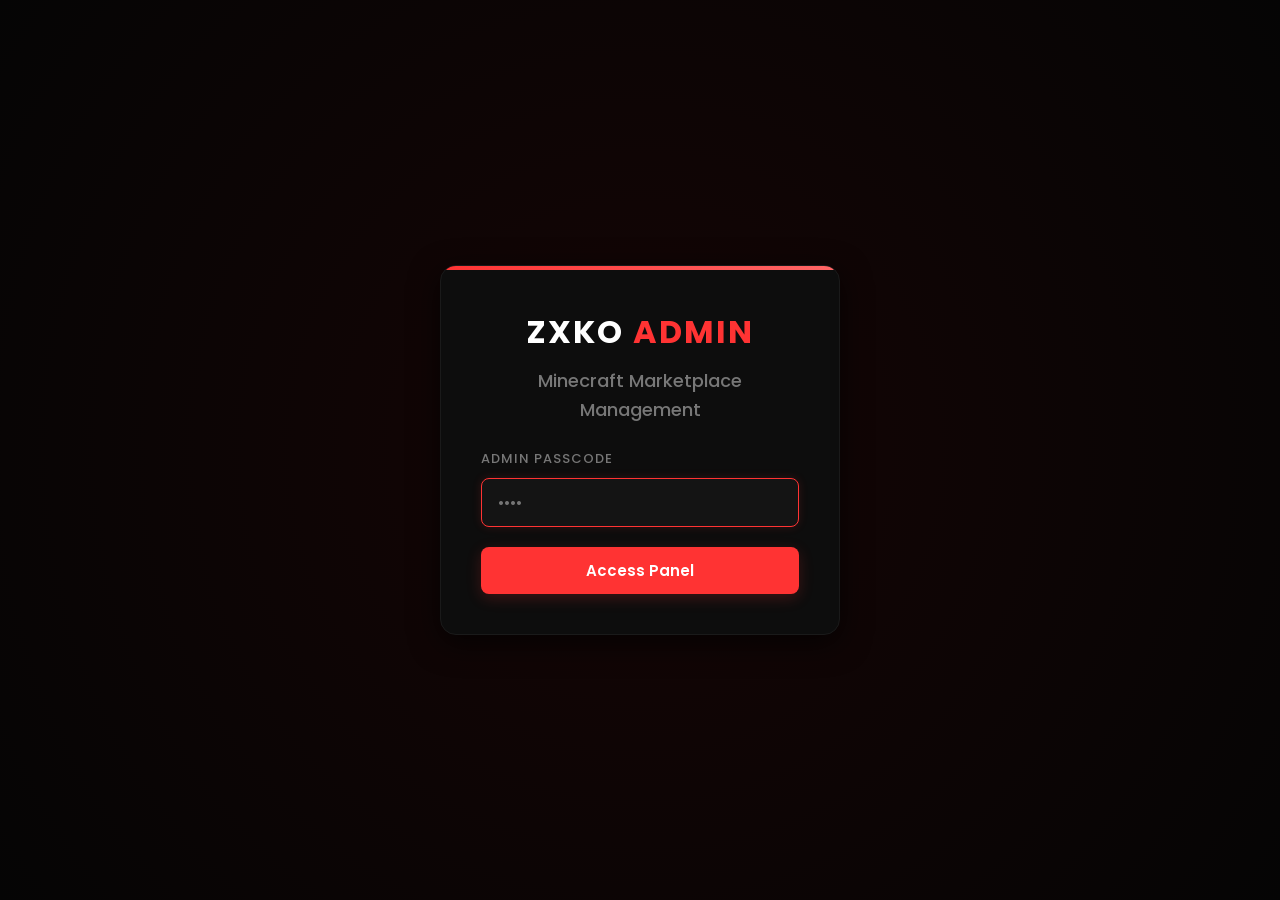
<file: admin.html>
<!DOCTYPE html>
<html lang="en">
<head>
    <meta charset="UTF-8">
    <meta name="viewport" content="width=device-width, initial-scale=1.0">
    <title>ZXKO Marketplace - Admin Dashboard</title>
    <!-- Google Fonts -->
    <link rel="preconnect" href="https://fonts.googleapis.com">
    <link href="https://fonts.googleapis.com/css2?family=Poppins:wght@300;400;500;600;700&display=swap" rel="stylesheet">
    <style>
        :root {
            --bg-color: #050505;
            --card-bg: #0d0d0d;
            --card-border: #1a1a1a;
            --accent-color: #ff3333;
            --accent-hover: #e60000;
            --text-color: #e0e0e0;
            --text-muted: #777777;
            --input-bg: #141414;
            --input-border: #222222;
            --shadow: 0 8px 30px rgba(0, 0, 0, 0.7);
            --neon-glow: 0 0 15px rgba(255, 51, 51, 0.35);
        }

        * {
            box-sizing: border-box;
            margin: 0;
            padding: 0;
        }

        body {
            font-family: 'Poppins', sans-serif;
            background-color: var(--bg-color);
            color: var(--text-color);
            line-height: 1.6;
            overflow-x: hidden;
        }

        /* Login Screen */
        #login-screen {
            position: fixed;
            top: 0;
            left: 0;
            width: 100vw;
            height: 100vh;
            background: radial-gradient(circle at center, #150505 0%, #050505 100%);
            display: flex;
            justify-content: center;
            align-items: center;
            z-index: 9999;
            transition: opacity 0.5s ease, transform 0.5s ease;
        }

        .login-card {
            background: var(--card-bg);
            border: 1px solid var(--card-border);
            padding: 40px;
            border-radius: 16px;
            width: 100%;
            max-width: 400px;
            box-shadow: var(--shadow);
            text-align: center;
            position: relative;
            overflow: hidden;
        }

        .login-card::before {
            content: '';
            position: absolute;
            top: 0;
            left: 0;
            width: 100%;
            height: 4px;
            background: linear-gradient(90deg, var(--accent-color), #ff6666);
        }

        .login-logo {
            font-size: 32px;
            font-weight: 700;
            color: #fff;
            margin-bottom: 10px;
            letter-spacing: 2px;
        }

        .login-logo span {
            color: var(--accent-color);
        }

        .login-card h3 {
            font-size: 18px;
            font-weight: 500;
            margin-bottom: 25px;
            color: var(--text-muted);
        }

        .form-group {
            margin-bottom: 20px;
            text-align: left;
        }

        .form-group label {
            display: block;
            font-size: 13px;
            color: var(--text-muted);
            margin-bottom: 8px;
            font-weight: 500;
            text-transform: uppercase;
            letter-spacing: 1px;
        }

        .form-input {
            width: 100%;
            background: var(--input-bg);
            border: 1px solid var(--input-border);
            color: #fff;
            padding: 12px 16px;
            border-radius: 8px;
            font-size: 15px;
            font-family: inherit;
            outline: none;
            transition: all 0.3s;
        }

        .form-input:focus {
            border-color: var(--accent-color);
            box-shadow: 0 0 10px rgba(255, 51, 51, 0.15);
        }

        .btn {
            background: var(--accent-color);
            color: #fff;
            border: none;
            padding: 12px 24px;
            border-radius: 8px;
            font-size: 15px;
            font-weight: 600;
            cursor: pointer;
            width: 100%;
            transition: all 0.3s;
            box-shadow: 0 4px 15px rgba(255, 51, 51, 0.2);
            font-family: inherit;
        }

        .btn:hover {
            background: var(--accent-hover);
            transform: translateY(-2px);
            box-shadow: 0 6px 20px rgba(255, 51, 51, 0.35);
        }

        .btn:active {
            transform: translateY(0);
        }

        /* App Wrapper */
        #admin-app {
            display: none;
            min-height: 100vh;
        }

        /* Navigation Sidebar */
        .sidebar {
            width: 260px;
            background: var(--card-bg);
            border-right: 1px solid var(--card-border);
            height: 100vh;
            position: fixed;
            top: 0;
            left: 0;
            padding: 30px 20px;
            display: flex;
            flex-direction: column;
            justify-content: space-between;
            z-index: 100;
        }

        .sidebar-brand {
            font-size: 24px;
            font-weight: 700;
            color: #fff;
            margin-bottom: 40px;
            text-align: center;
            letter-spacing: 1px;
        }

        .sidebar-brand span {
            color: var(--accent-color);
        }

        .sidebar-menu {
            list-style: none;
            flex-grow: 1;
        }

        .menu-item {
            margin-bottom: 10px;
        }

        .menu-link {
            display: flex;
            align-items: center;
            gap: 15px;
            padding: 12px 18px;
            color: var(--text-color);
            text-decoration: none;
            border-radius: 8px;
            font-weight: 500;
            font-size: 15px;
            transition: all 0.3s;
            border: 1px solid transparent;
        }

        .menu-link:hover {
            background: rgba(255, 51, 51, 0.05);
            color: #fff;
            border-color: rgba(255, 51, 51, 0.1);
        }

        .menu-link.active {
            background: var(--accent-color);
            color: #fff;
            box-shadow: var(--neon-glow);
        }

        .sidebar-footer {
            text-align: center;
        }

        .logout-btn {
            background: transparent;
            border: 1px solid #331111;
            color: #ff5555;
            padding: 10px 20px;
            border-radius: 8px;
            cursor: pointer;
            font-weight: 600;
            width: 100%;
            transition: all 0.3s;
        }

        .logout-btn:hover {
            background: rgba(255, 85, 85, 0.1);
            border-color: #ff5555;
        }

        /* Main Content Panel */
        .main-content {
            margin-left: 260px;
            padding: 40px;
            min-height: 100vh;
        }

        .page-header {
            display: flex;
            justify-content: space-between;
            align-items: center;
            margin-bottom: 30px;
            border-bottom: 1px solid var(--card-border);
            padding-bottom: 20px;
        }

        .page-title h1 {
            font-size: 28px;
            font-weight: 700;
            color: #fff;
        }

        .page-title p {
            font-size: 14px;
            color: var(--text-muted);
            margin-top: 5px;
        }

        /* Content Sections */
        .dashboard-tab {
            display: none;
        }

        .dashboard-tab.active {
            display: block;
            animation: fadeIn 0.4s ease-in-out;
        }

        @keyframes fadeIn {
            from { opacity: 0; transform: translateY(10px); }
            to { opacity: 1; transform: translateY(0); }
        }

        /* Cards and Tables */
        .card {
            background: var(--card-bg);
            border: 1px solid var(--card-border);
            border-radius: 12px;
            padding: 25px;
            box-shadow: var(--shadow);
            margin-bottom: 30px;
        }

        .table-container {
            overflow-x: auto;
        }

        table {
            width: 100%;
            border-collapse: collapse;
            text-align: left;
        }

        th {
            padding: 16px;
            border-bottom: 2px solid var(--card-border);
            color: #fff;
            font-weight: 600;
            font-size: 14px;
            text-transform: uppercase;
            letter-spacing: 0.5px;
        }

        td {
            padding: 16px;
            border-bottom: 1px solid var(--card-border);
            font-size: 14px;
            color: var(--text-color);
            vertical-align: middle;
        }

        tr:hover td {
            background: rgba(255, 255, 255, 0.01);
        }

        /* Thumbnails and Badges */
        .table-thumb {
            width: 50px;
            height: 50px;
            border-radius: 8px;
            object-fit: cover;
            border: 1px solid var(--card-border);
        }

        .tag-badge {
            background: #222;
            color: #aaa;
            padding: 4px 10px;
            border-radius: 20px;
            font-size: 11px;
            font-weight: 600;
            text-transform: uppercase;
            letter-spacing: 0.5px;
            display: inline-block;
        }

        .tag-badge.textures { background: #331f11; color: #ff9933; }
        .tag-badge.maps { background: #112a1a; color: #33cc66; }
        .tag-badge.addons { background: #2a111a; color: #ff3388; }
        .tag-badge.skins { background: #111a2a; color: #3399ff; }

        /* Action Buttons */
        .action-btns {
            display: flex;
            gap: 10px;
        }

        .btn-sm {
            padding: 6px 12px;
            font-size: 12px;
            font-weight: 600;
            border-radius: 6px;
            border: none;
            cursor: pointer;
            transition: all 0.2s;
            font-family: inherit;
        }

        .btn-edit {
            background: rgba(255, 255, 255, 0.05);
            color: #e0e0e0;
            border: 1px solid #222;
        }

        .btn-edit:hover {
            background: rgba(255, 255, 255, 0.1);
            color: #fff;
        }

        .btn-delete {
            background: rgba(255, 51, 51, 0.1);
            color: #ff5555;
            border: 1px solid rgba(255, 51, 51, 0.2);
        }

        .btn-delete:hover {
            background: var(--accent-color);
            color: #fff;
            border-color: transparent;
        }

        .btn-order {
            background: #111;
            color: #aaa;
            border: 1px solid #222;
            width: 30px;
            height: 30px;
            display: flex;
            justify-content: center;
            align-items: center;
            border-radius: 6px;
            cursor: pointer;
            transition: all 0.2s;
        }

        .btn-order:hover {
            background: #222;
            color: #fff;
        }

        .btn-order:disabled {
            opacity: 0.2;
            cursor: not-allowed;
        }

        .order-actions {
            display: flex;
            gap: 5px;
            align-items: center;
        }

        /* Modals and Forms */
        .modal {
            display: none;
            position: fixed;
            top: 0;
            left: 0;
            width: 100%;
            height: 100%;
            background: rgba(0, 0, 0, 0.85);
            backdrop-filter: blur(5px);
            z-index: 1000;
            justify-content: center;
            align-items: center;
        }

        .modal-content {
            background: var(--card-bg);
            border: 1px solid var(--card-border);
            width: 100%;
            max-width: 650px;
            border-radius: 16px;
            box-shadow: var(--shadow);
            position: relative;
            max-height: 90vh;
            overflow-y: auto;
            animation: modalOpen 0.3s ease-out;
        }

        @keyframes modalOpen {
            from { opacity: 0; transform: scale(0.95); }
            to { opacity: 1; transform: scale(1); }
        }

        .modal-header {
            padding: 20px 25px;
            border-bottom: 1px solid var(--card-border);
            display: flex;
            justify-content: space-between;
            align-items: center;
        }

        .modal-header h3 {
            font-size: 20px;
            color: #fff;
        }

        .close-modal {
            font-size: 24px;
            background: transparent;
            border: none;
            color: var(--text-muted);
            cursor: pointer;
            transition: color 0.2s;
        }

        .close-modal:hover {
            color: #fff;
        }

        .modal-body {
            padding: 25px;
        }

        .modal-footer {
            padding: 20px 25px;
            border-top: 1px solid var(--card-border);
            display: flex;
            justify-content: flex-end;
            gap: 15px;
        }

        .btn-cancel {
            background: #111;
            color: #aaa;
            border: 1px solid #222;
        }

        .btn-cancel:hover {
            background: #222;
            color: #fff;
        }

        /* Two columns inside form */
        .form-row {
            display: grid;
            grid-template-columns: 1fr 1fr;
            gap: 20px;
        }

        /* Dynamic array inputs */
        .dynamic-list-container {
            border: 1px solid var(--card-border);
            background: #090909;
            border-radius: 8px;
            padding: 15px;
            margin-bottom: 20px;
        }

        .dynamic-item-row {
            display: flex;
            gap: 10px;
            margin-bottom: 10px;
            align-items: center;
        }

        .btn-add-item {
            background: #111;
            color: #aaa;
            border: 1px solid #222;
            padding: 6px 12px;
            border-radius: 6px;
            font-size: 13px;
            cursor: pointer;
            transition: all 0.2s;
            margin-top: 5px;
        }

        .btn-add-item:hover {
            background: rgba(255, 51, 51, 0.05);
            color: var(--accent-color);
            border-color: rgba(255, 51, 51, 0.1);
        }

        /* Toast Notifications */
        #toast {
            position: fixed;
            bottom: 30px;
            right: 30px;
            background: #0d0d0d;
            border: 1px solid var(--accent-color);
            box-shadow: var(--neon-glow);
            padding: 16px 24px;
            border-radius: 8px;
            display: none;
            gap: 15px;
            align-items: center;
            z-index: 10000;
            animation: slideIn 0.3s ease-out;
        }

        @keyframes slideIn {
            from { transform: translateX(100px); opacity: 0; }
            to { transform: translateX(0); opacity: 1; }
        }

        #toast.success {
            border-color: #2ecc71;
            box-shadow: 0 0 15px rgba(46, 204, 113, 0.2);
        }

        #toast.error {
            border-color: #e74c3c;
            box-shadow: 0 0 15px rgba(231, 76, 60, 0.2);
        }

        /* Controls header on tabs */
        .tab-controls {
            display: flex;
            justify-content: space-between;
            align-items: center;
            margin-bottom: 20px;
        }

        .search-box-panel {
            display: flex;
            gap: 15px;
        }

        /* Responsive Layouts */
        @media (max-width: 992px) {
            .sidebar {
                width: 70px;
                padding: 30px 10px;
            }
            .sidebar-brand {
                font-size: 18px;
                margin-bottom: 30px;
            }
            .sidebar-brand span { display: none; }
            .menu-link span { display: none; }
            .logout-btn span { display: none; }
            .main-content {
                margin-left: 70px;
                padding: 25px;
            }
        }

        @media (max-width: 768px) {
            .form-row {
                grid-template-columns: 1fr;
                gap: 0;
            }
            .tab-controls {
                flex-direction: column;
                align-items: flex-start;
                gap: 15px;
            }
            .search-box-panel {
                width: 100%;
            }
            .search-box-panel input {
                flex-grow: 1;
            }
        }
    </style>
</head>
<body>

    <!-- 1. Passcode Gateway -->
    <div id="login-screen">
        <div class="login-card">
            <div class="login-logo">ZXKO<span> ADMIN</span></div>
            <h3>Minecraft Marketplace Management</h3>
            <form id="login-form">
                <div class="form-group">
                    <label>Admin Passcode</label>
                    <input type="password" id="passcode-input" class="form-input" placeholder="••••" required autofocus autocomplete="off">
                </div>
                <button type="submit" class="btn">Access Panel</button>
            </form>
        </div>
    </div>

    <!-- 2. Admin Dashboard Layout -->
    <div id="admin-app">
        
        <!-- Sidebar Navigation -->
        <div class="sidebar">
            <div>
                <div class="sidebar-brand">ZXKO<span>.M</span></div>
                <ul class="sidebar-menu">
                    <li class="menu-item">
                        <a href="#" class="menu-link active" data-tab="slider-tab">
                            <span>Main Slider</span>
                        </a>
                    </li>
                    <li class="menu-item">
                        <a href="#" class="menu-link" data-tab="side-cards-tab">
                            <span>Side Cards</span>
                        </a>
                    </li>
                    <li class="menu-item">
                        <a href="#" class="menu-link" data-tab="sections-tab">
                            <span>Sections List</span>
                        </a>
                    </li>
                    <li class="menu-item">
                        <a href="#" class="menu-link" data-tab="skins-tab">
                            <span>Skins Gallery</span>
                        </a>
                    </li>
                    <li class="menu-item">
                        <a href="#" class="menu-link" data-tab="worlds-tab">
                            <span>Worlds Gallery</span>
                        </a>
                    </li>
                    <li class="menu-item">
                        <a href="#" class="menu-link" data-tab="versions-tab">
                            <span>MC Versions</span>
                        </a>
                    </li>
                    <li class="menu-item">
                        <a href="#" class="menu-link" data-tab="mods-tab">
                            <span>Mods & Items</span>
                        </a>
                    </li>
                    <li class="menu-item" style="margin-top: auto; border-top: 1px solid #333; padding-top: 20px;">
                        <a href="#" class="menu-link" data-tab="settings-tab">
                            <span style="color: #ffcc00;">⚠️ System Cleanup</span>
                        </a>
                    </li>
                </ul>
            </div>
            
            <div class="sidebar-footer">
                <button class="logout-btn" onclick="logout()">Logout</button>
            </div>
        </div>

        <!-- Main Panel Content -->
        <div class="main-content">
            
            <!-- A. MAIN SLIDER TAB -->
            <div id="slider-tab" class="dashboard-tab active">
                <div class="page-header">
                    <div class="page-title">
                        <h1>Main Slider Carousel</h1>
                        <p>Configure featured slides (with full dynamic details page features).</p>
                    </div>
                    <button class="btn" style="width: auto;" onclick="openSliderModal()">Add New Slide</button>
                </div>

                <div class="card">
                    <div class="table-container">
                        <table>
                            <thead>
                                <tr>
                                    <th>Pos</th>
                                    <th>Thumbnail</th>
                                    <th>Title (EN / AR)</th>
                                    <th>Category</th>
                                    <th>Media Types</th>
                                    <th>Reorder</th>
                                    <th>Actions</th>
                                </tr>
                            </thead>
                            <tbody id="slider-table-body">
                                <!-- Loaded dynamically -->
                            </tbody>
                        </table>
                    </div>
                </div>
            </div>

            <!-- B. SIDE CARDS TAB -->
            <div id="side-cards-tab" class="dashboard-tab">
                <div class="page-header">
                    <div class="page-title">
                        <h1>Hero Side Cards</h1>
                        <p>Add, edit, remove, and sort columns beside the main carousel (with full dynamic details pages).</p>
                    </div>
                    <button class="btn" style="width: auto;" onclick="openSideCardModal()">Add New Side Card</button>
                </div>

                <div class="card">
                    <div class="table-container">
                        <table>
                            <thead>
                                <tr>
                                    <th>Pos</th>
                                    <th>Card Preview</th>
                                    <th>Card Name (EN / AR)</th>
                                    <th>Category Tag</th>
                                    <th>Reorder</th>
                                    <th>Actions</th>
                                </tr>
                            </thead>
                            <tbody id="side-cards-table-body">
                                <!-- Loaded dynamically -->
                            </tbody>
                        </table>
                    </div>
                </div>
            </div>

            <!-- C. SECTIONS TAB -->
            <div id="sections-tab" class="dashboard-tab">
                <div class="page-header">
                    <div class="page-title">
                        <h1>Homepage Sections & Content</h1>
                        <p>Configure the categories and manage the individual slots (items) within each section.</p>
                    </div>
                    <button class="btn" style="width: auto;" onclick="openSectionModal()">Create New Category</button>
                </div>

                <!-- 1. Categories Management -->
                <div class="card">
                    <h3 style="margin-bottom: 20px; color: #fff; font-size: 18px;">1. Section Categories</h3>
                    <div class="table-container">
                        <table>
                            <thead>
                                <tr>
                                    <th>Order</th>
                                    <th>ID / Key</th>
                                    <th>Title (EN / AR)</th>
                                    <th>Accent Theme</th>
                                    <th>Items Count</th>
                                    <th>Reorder</th>
                                    <th>Actions</th>
                                </tr>
                            </thead>
                            <tbody id="sections-table-body">
                                <!-- Loaded dynamically -->
                            </tbody>
                        </table>
                    </div>
                </div>

                <!-- 2. Section Content Management (Slots) -->
                <div class="card" id="section-items-manager" style="margin-top: 40px;">
                    <div style="display: flex; justify-content: space-between; align-items: center; margin-bottom: 20px;">
                        <div>
                            <h3 style="color: #fff; font-size: 18px;">2. Manage Section Slots</h3>
                            <p style="font-size: 12px; color: var(--text-muted);">Select a category to manage its specific items.</p>
                        </div>
                        <div style="display: flex; gap: 15px;">
                            <select id="section-selector" class="form-input" style="width: 200px;" onchange="renderSectionItemsTable()">
                                <option value="">-- Select Section --</option>
                                <!-- Sections loaded dynamically -->
                            </select>
                            <button class="btn" style="width: auto;" onclick="addNewSlotToCurrentSection()">+ Add New Slot</button>
                        </div>
                    </div>
                    
                    <div class="table-container">
                        <table>
                            <thead>
                                <tr>
                                    <th>Pos</th>
                                    <th>Thumbnail</th>
                                    <th>Name (EN / AR)</th>
                                    <th>Tag</th>
                                    <th>Version</th>
                                    <th>Reorder</th>
                                    <th>Actions</th>
                                </tr>
                            </thead>
                            <tbody id="section-items-table-body">
                                <tr>
                                    <td colspan="7" style="text-align: center; padding: 40px; color: var(--text-muted);">Please select a section above to manage its items.</td>
                                </tr>
                            </tbody>
                        </table>
                    </div>
                </div>
            </div>

            <!-- D. SKINS GALLERY TAB -->
            <div id="skins-tab" class="dashboard-tab">
                <div class="page-header">
                    <div class="page-title">
                        <h1>Skins Gallery</h1>
                        <p>Manage the player skins displayed in the dedicated Skins page.</p>
                    </div>
                    <button class="btn" style="width: auto;" onclick="openSkinModal()">Add New Skin</button>
                </div>

                <div class="card">
                    <div class="table-container">
                        <table>
                            <thead>
                                <tr>
                                    <th>Pos</th>
                                    <th>Preview</th>
                                    <th>Skin Name (EN / AR)</th>
                                    <th>Downloads</th>
                                    <th>Actions</th>
                                </tr>
                            </thead>
                            <tbody id="skins-table-body">
                                <!-- Loaded dynamically -->
                            </tbody>
                        </table>
                    </div>
                </div>
            </div>

            <!-- WORLDS GALLERY TAB -->
            <div id="worlds-tab" class="dashboard-tab">
                <div class="page-header">
                    <div class="page-title">
                        <h1>Worlds Gallery</h1>
                        <p>Manage the survival worlds and maps displayed in the dedicated Worlds page.</p>
                    </div>
                    <button class="btn" style="width: auto;" onclick="openWorldModal()">Add New World</button>
                </div>

                <div class="card">
                    <div class="table-container">
                        <table>
                            <thead>
                                <tr>
                                    <th>Pos</th>
                                    <th>Thumbnail</th>
                                    <th>World Name (EN / AR)</th>
                                    <th>Version</th>
                                    <th>Actions</th>
                                </tr>
                            </thead>
                            <tbody id="worlds-table-body">
                                <!-- Loaded dynamically -->
                            </tbody>
                        </table>
                    </div>
                </div>
            </div>

            <!-- MC VERSIONS TAB -->
            <div id="versions-tab" class="dashboard-tab">
                <div class="page-header">
                    <div class="page-title">
                        <h1>Minecraft Versions</h1>
                        <p>Manage official and patch versions for players to download.</p>
                    </div>
                    <button class="btn" style="width: auto;" onclick="openVersionModal()">Add New Version</button>
                </div>

                <div class="card">
                    <div class="table-container">
                        <table>
                            <thead>
                                <tr>
                                    <th>Pos</th>
                                    <th>Type</th>
                                    <th>Name (EN / AR)</th>
                                    <th>Link</th>
                                    <th>Actions</th>
                                </tr>
                            </thead>
                            <tbody id="versions-table-body">
                                <!-- Loaded dynamically -->
                            </tbody>
                        </table>
                    </div>
                </div>
            </div>

            <!-- E. MODS / ITEMS TAB -->
            <div id="mods-tab" class="dashboard-tab">
                <div class="page-header">
                    <div class="page-title">
                        <h1>Mods & Marketplace Items</h1>
                        <p>Create, update, or remove all downloadable assets, skins, maps, or templates.</p>
                    </div>
                    <button class="btn" style="width: auto;" onclick="openItemModal()">Upload Mod</button>
                </div>

                <div class="tab-controls">
                    <div class="search-box-panel">
                        <input type="text" id="mods-search-input" class="form-input" placeholder="Search by name..." style="width: 250px;">
                        <select id="mods-filter-tag" class="form-input" style="width: 150px;">
                            <option value="">All Tags</option>
                            <option value="addons">Add-ons</option>
                            <option value="maps">Maps</option>
                            <option value="textures">Textures</option>
                            <option value="skins">Skins</option>
                        </select>
                        <select id="mods-filter-section" class="form-input" style="width: 180px;">
                            <option value="">All Sections</option>
                            <!-- Sections will be filled dynamically -->
                        </select>
                    </div>
                </div>

                <div class="card">
                    <div class="table-container">
                        <table>
                            <thead>
                                <tr>
                                    <th>Thumbnail</th>
                                    <th>Name (EN / AR)</th>
                                    <th>Tag</th>
                                    <th>Section</th>
                                    <th>Version</th>
                                    <th>File Size</th>
                                    <th>Actions</th>
                                </tr>
                            </thead>
                            <tbody id="items-table-body">
                                <!-- Loaded dynamically -->
                            </tbody>
                        </table>
                    </div>
                </div>
            </div>

            <!-- F. SETTINGS / CLEANUP TAB -->
            <div id="settings-tab" class="dashboard-tab">
                <div class="page-header">
                    <div class="page-title">
                        <h1>System Maintenance</h1>
                        <p>Tools to clean up dummy data and manage global database state.</p>
                    </div>
                </div>

                <div class="card" style="border-color: #ffcc00; background: rgba(255, 204, 0, 0.05); border: 1px solid #ffcc00;">
                    <h3 style="color: #ffcc00; margin-bottom: 15px;">🧹 Purge Dummy Data</h3>
                    <p style="margin-bottom: 20px; font-size: 14px; color: #aaa;">This will permanently delete all the "Dummy/Mock" items (like Enderman Morph, Notch Skin, etc.) from the server. Your own added items will NOT be affected.</p>
                    
                    <div style="display: flex; gap: 15px;">
                        <button class="btn" style="width: auto; background: #e67e22;" onclick="purgeDummyData()">Run Database Purge</button>
                        <button class="btn" style="width: auto; background: #c0392b;" onclick="resetLocalStorage()">Clear My Local Cache</button>
                    </div>
                </div>
            </div>

        </div>
    </div>

    <!-- 3. Modals Dialogs -->
    
    <!-- Slider Dialog Modal -->
    <div id="slider-modal" class="modal">
        <div class="modal-content" style="max-width: 750px;">
            <div class="modal-header">
                <h3 id="slider-modal-title">New Slide Properties</h3>
                <button class="close-modal" onclick="closeModal('slider-modal')">&times;</button>
            </div>
            <div class="modal-body">
                <form id="slider-form">
                    <input type="hidden" id="slider-item-id">
                    <div class="form-row">
                        <div class="form-group">
                            <label>Name (English)</label>
                            <input type="text" id="slider-name-en" class="form-input" required>
                        </div>
                        <div class="form-group">
                            <label>Name (Arabic)</label>
                            <input type="text" id="slider-name-ar" class="form-input" required>
                        </div>
                    </div>
                    <div class="form-row">
                        <div class="form-group">
                            <label>Minecraft Version</label>
                            <input type="text" id="slider-version" class="form-input" placeholder="e.g. 1.21" required>
                        </div>
                        <div class="form-group">
                            <label>File Size</label>
                            <input type="text" id="slider-file-size" class="form-input" placeholder="e.g. 3.4 MB" required>
                        </div>
                    </div>
                    <div class="form-row">
                        <div class="form-group">
                            <label>Category Tag</label>
                            <select id="slider-tag" class="form-input">
                                <option value="addons">Add-ons</option>
                                <option value="maps">Maps</option>
                                <option value="textures">Textures</option>
                                <option value="skins">Skins</option>
                            </select>
                        </div>
                        <div class="form-group">
                            <label>Featured Video URL (Slide background - optional)</label>
                            <input type="text" id="slider-video-url" class="form-input" placeholder="video/example.mp4">
                        </div>
                    </div>
                    <div class="form-group">
                        <label>Main Image URL</label>
                        <input type="url" id="slider-img-url" class="form-input" placeholder="https://..." required>
                    </div>
                    <div class="form-group">
                        <label>Download Link</label>
                        <input type="text" id="slider-download-url" class="form-input" placeholder="https://..." required>
                    </div>
                    <div class="form-group">
                        <label>Description (English)</label>
                        <textarea id="slider-desc-en" class="form-input" style="height: 80px; resize: vertical;"></textarea>
                    </div>
                    <div class="form-group">
                        <label>Description (Arabic)</label>
                        <textarea id="slider-desc-ar" class="form-input" style="height: 80px; resize: vertical;"></textarea>
                    </div>
                    <!-- Gallery Inputs -->
                    <div class="form-group">
                        <label>Gallery Images (CDN Links)</label>
                        <div class="dynamic-list-container">
                            <div id="slider-gallery-images-rows"></div>
                            <button type="button" class="btn-add-item" onclick="addSliderGalleryImageRow('')">+ Add Image URL</button>
                        </div>
                    </div>
                    <div class="form-group">
                        <label>Gallery YouTube Videos (Watch Links)</label>
                        <div class="dynamic-list-container">
                            <div id="slider-gallery-videos-rows"></div>
                            <button type="button" class="btn-add-item" onclick="addSliderGalleryVideoRow('')">+ Add Video URL</button>
                        </div>
                    </div>
                </form>
            </div>
            <div class="modal-footer">
                <button class="btn btn-cancel" style="width: auto;" onclick="closeModal('slider-modal')">Cancel</button>
                <button class="btn" style="width: auto;" onclick="saveSliderItem()">Save Changes</button>
            </div>
        </div>
    </div>

    <!-- Side Card Dialog Modal -->
    <div id="side-card-modal" class="modal">
        <div class="modal-content" style="max-width: 750px;">
            <div class="modal-header">
                <h3 id="side-card-modal-title">Edit Hero Side Card</h3>
                <button class="close-modal" onclick="closeModal('side-card-modal')">&times;</button>
            </div>
            <div class="modal-body">
                <form id="side-card-form">
                    <input type="hidden" id="side-card-id">
                    <div class="form-row">
                        <div class="form-group">
                            <label>Card Title (English)</label>
                            <input type="text" id="side-card-name-en" class="form-input" required>
                        </div>
                        <div class="form-group">
                            <label>Card Title (Arabic)</label>
                            <input type="text" id="side-card-name-ar" class="form-input" required>
                        </div>
                    </div>
                    <div class="form-row">
                        <div class="form-group">
                            <label>Minecraft Version</label>
                            <input type="text" id="side-card-version" class="form-input" placeholder="e.g. 1.21" required>
                        </div>
                        <div class="form-group">
                            <label>File Size</label>
                            <input type="text" id="side-card-file-size" class="form-input" placeholder="e.g. 3.4 MB" required>
                        </div>
                    </div>
                    <div class="form-row">
                        <div class="form-group">
                            <label>Tag Category</label>
                            <select id="side-card-tag" class="form-input">
                                <option value="addons">Add-ons</option>
                                <option value="maps">Maps</option>
                                <option value="textures">Textures</option>
                                <option value="skins">Skins</option>
                            </select>
                        </div>
                        <div class="form-group">
                            <label>Card Image URL</label>
                            <input type="url" id="side-card-img-url" class="form-input" placeholder="https://..." required>
                        </div>
                    </div>
                    <div class="form-group">
                        <label>Download Link</label>
                        <input type="text" id="side-card-download-url" class="form-input" placeholder="https://..." required>
                    </div>
                    <div class="form-group">
                        <label>Description (English)</label>
                        <textarea id="side-card-desc-en" class="form-input" style="height: 80px; resize: vertical;"></textarea>
                    </div>
                    <div class="form-group">
                        <label>Description (Arabic)</label>
                        <textarea id="side-card-desc-ar" class="form-input" style="height: 80px; resize: vertical;"></textarea>
                    </div>
                    <!-- Gallery Inputs -->
                    <div class="form-group">
                        <label>Gallery Images (CDN Links)</label>
                        <div class="dynamic-list-container">
                            <div id="side-card-gallery-images-rows"></div>
                            <button type="button" class="btn-add-item" onclick="addSideCardGalleryImageRow('')">+ Add Image URL</button>
                        </div>
                    </div>
                    <div class="form-group">
                        <label>Gallery YouTube Videos (Watch Links)</label>
                        <div class="dynamic-list-container">
                            <div id="side-card-gallery-videos-rows"></div>
                            <button type="button" class="btn-add-item" onclick="addSideCardGalleryVideoRow('')">+ Add Video URL</button>
                        </div>
                    </div>
                </form>
            </div>
            <div class="modal-footer">
                <button class="btn btn-cancel" style="width: auto;" onclick="closeModal('side-card-modal')">Cancel</button>
                <button class="btn" style="width: auto;" onclick="saveSideCard()">Save Changes</button>
            </div>
        </div>
    </div>

    <!-- Section Dialog Modal -->
    <div id="section-modal" class="modal">
        <div class="modal-content">
            <div class="modal-header">
                <h3 id="section-modal-title">Homepage Section Setup</h3>
                <button class="close-modal" onclick="closeModal('section-modal')">&times;</button>
            </div>
            <div class="modal-body">
                <form id="section-form">
                    <div class="form-group">
                        <label>Unique ID / Key (lowercase, no spaces)</label>
                        <input type="text" id="section-id" class="form-input" placeholder="my_new_section" required>
                    </div>
                    <div class="form-row">
                        <div class="form-group">
                            <label>Title (English)</label>
                            <input type="text" id="section-title-en" class="form-input" required>
                        </div>
                        <div class="form-group">
                            <label>Title (Arabic)</label>
                            <input type="text" id="section-title-ar" class="form-input" required>
                        </div>
                    </div>
                    <div class="form-row">
                        <div class="form-group">
                            <label>Subtitle (English)</label>
                            <input type="text" id="section-subtitle-en" class="form-input" placeholder="Best curated mods...">
                        </div>
                        <div class="form-group">
                            <label>Subtitle (Arabic)</label>
                            <input type="text" id="section-subtitle-ar" class="form-input" placeholder="أفضل المودات المختارة...">
                        </div>
                    </div>
                    <div class="form-group">
                        <label>Icon SVG Path (Optional)</label>
                        <textarea id="section-icon-svg" class="form-input" style="height: 60px; font-family: monospace; font-size: 12px;" placeholder="<path d='...' />"></textarea>
                        <small style="color: var(--text-muted); font-size: 10px;">Paste only the SVG inner content (e.g. &lt;path&gt; or &lt;circle&gt;)</small>
                    </div>
                    <div class="form-group">
                        <label>Theme Style (Accent Glow)</label>
                        <select id="section-theme" class="form-input">
                            <option value="theme-red">Red Glow</option>
                            <option value="theme-orange">Orange Glow</option>
                            <option value="theme-blue">Blue Glow</option>
                            <option value="theme-purple">Purple Glow</option>
                        </select>
                    </div>
                </form>
            </div>
            <div class="modal-footer">
                <button class="btn btn-cancel" style="width: auto;" onclick="closeModal('section-modal')">Cancel</button>
                <button class="btn" style="width: auto;" onclick="saveSection()">Save Changes</button>
            </div>
        </div>
    </div>

    <!-- Minecraft Version Dialog Modal -->
    <div id="version-modal" class="modal">
        <div class="modal-content" style="max-width: 600px;">
            <div class="modal-header">
                <h3 id="version-modal-title">Minecraft Version Details</h3>
                <button class="close-modal" onclick="closeModal('version-modal')">&times;</button>
            </div>
            <div class="modal-body">
                <form id="version-form">
                    <input type="hidden" id="version-id">
                    <div class="form-row">
                        <div class="form-group">
                            <label>Display Name (English)</label>
                            <input type="text" id="version-name-en" class="form-input" placeholder="e.g. Minecraft Version 1.21.140" required>
                        </div>
                        <div class="form-group">
                            <label>Display Name (Arabic)</label>
                            <input type="text" id="version-name-ar" class="form-input" placeholder="مثلاً: ماين كرافت إصدار 1.21.140" required>
                        </div>
                    </div>
                    <div class="form-row">
                        <div class="form-group">
                            <label>Version Type</label>
                            <select id="version-type" class="form-input">
                                <option value="official">Official Version</option>
                                <option value="patch">Patch Version</option>
                            </select>
                        </div>
                        <div class="form-group">
                            <label>Download Link</label>
                            <input type="text" id="version-link" class="form-input" placeholder="https://..." required>
                        </div>
                    </div>
                </form>
            </div>
            <div class="modal-footer">
                <button class="btn btn-cancel" style="width: auto;" onclick="closeModal('version-modal')">Cancel</button>
                <button class="btn" style="width: auto;" onclick="saveMinecraftVersion()">Save Version</button>
            </div>
        </div>
    </div>

    <!-- Mod Item Dialog Modal (Full Metadata) -->
    <div id="item-modal" class="modal">
        <div class="modal-content" style="max-width: 750px;">
            <div class="modal-header">
                <h3 id="item-modal-title">Item Catalog Properties</h3>
                <button class="close-modal" onclick="closeModal('item-modal')">&times;</button>
            </div>
            <div class="modal-body">
                <form id="item-form">
                    <input type="hidden" id="item-id">
                    
                    <div class="form-row">
                        <div class="form-group">
                            <label>Name (English)</label>
                            <input type="text" id="item-name-en" class="form-input" required>
                        </div>
                        <div class="form-group">
                            <label>Name (Arabic)</label>
                            <input type="text" id="item-name-ar" class="form-input" required>
                        </div>
                    </div>

                    <div class="form-row">
                        <div class="form-group">
                            <label>Minecraft Version</label>
                            <input type="text" id="item-version" class="form-input" placeholder="e.g. 1.21.10" required>
                        </div>
                        <div class="form-group">
                            <label>File Size</label>
                            <input type="text" id="item-file-size" class="form-input" placeholder="e.g. 4.2 MB" required>
                        </div>
                    </div>

                    <div class="form-row">
                        <div class="form-group">
                            <label>Tag Category</label>
                            <select id="item-tag" class="form-input">
                                <option value="addons">Add-ons</option>
                                <option value="maps">Maps</option>
                                <option value="textures">Textures</option>
                                <option value="skins">Skins</option>
                            </select>
                        </div>
                        <div class="form-group">
                            <label>Homepage Section Category</label>
                            <select id="item-section-id" class="form-input">
                                <option value="">None (Search Pool only)</option>
                                <!-- Sections loaded dynamically -->
                            </select>
                        </div>
                    </div>

                    <div class="form-group">
                        <label>Thumbnail / Main Image URL</label>
                        <input type="url" id="item-img-url" class="form-input" placeholder="https://..." required>
                    </div>

                    <div class="form-group">
                        <label>Download Link</label>
                        <input type="text" id="item-download-url" class="form-input" placeholder="https://..." required>
                    </div>

                    <div class="form-group">
                        <label>Description (English)</label>
                        <textarea id="item-desc-en" class="form-input" style="height: 80px; resize: vertical;"></textarea>
                    </div>

                    <div class="form-group">
                        <label>Description (Arabic)</label>
                        <textarea id="item-desc-ar" class="form-input" style="height: 80px; resize: vertical;"></textarea>
                    </div>

                    <!-- Gallery Inputs -->
                    <div class="form-group">
                        <label>Gallery Images (CDN Links)</label>
                        <div class="dynamic-list-container">
                            <div id="gallery-images-rows"></div>
                            <button type="button" class="btn-add-item" onclick="addGalleryImageRow('')">+ Add Image URL</button>
                        </div>
                    </div>

                    <div class="form-group">
                        <label>Gallery YouTube Videos (Watch Links)</label>
                        <div class="dynamic-list-container">
                            <div id="gallery-videos-rows"></div>
                            <button type="button" class="btn-add-item" onclick="addGalleryVideoRow('')">+ Add Video URL</button>
                        </div>
                    </div>
                </form>
            </div>
            <div class="modal-footer">
                <button class="btn btn-cancel" style="width: auto;" onclick="closeModal('item-modal')">Cancel</button>
                <button class="btn" style="width: auto;" onclick="saveItem()">Save Changes</button>
            </div>
        </div>
    </div>

    <!-- Toast message overlay -->
    <div id="toast">Saved Successfully!</div>

    <!-- Script Imports -->
    <script src="supabase-client.js"></script>
    <script>
        const PASSCODE = "55225";

        document.getElementById('login-form').addEventListener('submit', (e) => {
            e.preventDefault();
            const val = document.getElementById('passcode-input').value;
            if (val === PASSCODE) {
                localStorage.setItem('zxko_admin', 'true');
                showApp();
            } else {
                alert('Wrong passcode!');
                document.getElementById('passcode-input').value = '';
            }
        });

        function showApp() {
            document.getElementById('login-screen').style.opacity = '0';
            setTimeout(() => {
                document.getElementById('login-screen').style.display = 'none';
                document.getElementById('admin-app').style.display = 'flex';
                initDashboard();
            }, 500);
        }

        function logout() {
            localStorage.removeItem('zxko_admin');
            window.location.reload();
        }

        if (localStorage.getItem('zxko_admin') === 'true') {
            document.getElementById('login-screen').style.display = 'none';
            document.getElementById('admin-app').style.display = 'flex';
            window.onload = initDashboard;
        }

        let globalSlider = [];
        let globalSideCards = [];
        let globalSections = [];
        let globalItems = [];
        let globalVersions = [];

        const menuLinks = document.querySelectorAll('.menu-link');
        const tabs = document.querySelectorAll('.dashboard-tab');

        menuLinks.forEach(link => {
            link.addEventListener('click', (e) => {
                e.preventDefault();
                menuLinks.forEach(l => l.classList.remove('active'));
                tabs.forEach(t => t.classList.remove('active'));

                link.classList.add('active');
                const targetTab = link.getAttribute('data-tab');
                document.getElementById(targetTab).classList.add('active');
            });
        });

        function showToast(text, type = 'success') {
            const toast = document.getElementById('toast');
            toast.innerText = text;
            toast.className = `success ${type}`;
            toast.style.display = 'flex';
            setTimeout(() => {
                toast.style.display = 'none';
            }, 3000);
        }

        function closeModal(id) {
            document.getElementById(id).style.display = 'none';
        }

        async function initDashboard() {
            try {
                globalSlider = await SupabaseClient.getSliderItems();
                globalSideCards = await SupabaseClient.getSideCards();
                globalSections = await SupabaseClient.getSections();
                globalItems = await SupabaseClient.getItems();
                globalVersions = await SupabaseClient.getMinecraftVersions();

                renderSliderTable();
                renderSideCardsTable();
                renderSkinsTable();
                renderWorldsTable();
                renderVersionsTable();
                renderSectionsTable();
                renderItemsTable();
                populateDropdowns();
            } catch (e) {
                console.error("Setup init dashboard failed", e);
                showToast("Connection to Supabase database failed", "error");
            }
        }

        function populateDropdowns() {
            const options = globalSections.map(s => `<option value="${s.id}">${s.title_en} (${s.title_ar})</option>`).join('');
            document.getElementById('mods-filter-section').innerHTML = '<option value="">All Sections</option>' + options;
            document.getElementById('item-section-id').innerHTML = '<option value="">None (Search Pool only)</option>' + options;
        }

        // A. SLIDER MANAGEMENT
        function renderSliderTable() {
            const tbody = document.getElementById('slider-table-body');
            tbody.innerHTML = globalSlider.map((item, index) => `
                <tr>
                    <td><strong>${index + 1}</strong></td>
                    <td><img src="${item.img_url}" class="table-thumb" onerror="this.src='images/dark_fantasy.jpeg'"></td>
                    <td>
                        <div><strong>${item.name_en}</strong></div>
                        <div class="text-muted" style="font-size:12px;">${item.name_ar}</div>
                    </td>
                    <td><span class="tag-badge ${item.tag}">${item.tag}</span></td>
                    <td style="font-size:12px; max-width:200px; overflow:hidden; text-overflow:ellipsis; white-space:nowrap;">
                        ${item.slider_video_url ? '🎬 Video + Image' : '🖼️ Image Only'}
                    </td>
                    <td>
                        <div class="order-actions">
                            <button class="btn-order" onclick="moveSlider(${index}, -1)" ${index === 0 ? 'disabled' : ''}>▲</button>
                            <button class="btn-order" onclick="moveSlider(${index}, 1)" ${index === globalSlider.length - 1 ? 'disabled' : ''}>▼</button>
                        </div>
                    </td>
                    <td>
                        <div class="action-btns">
                            <button class="btn-sm btn-edit" onclick="editSliderItem('${item.id}')">Edit</button>
                            <button class="btn-sm btn-delete" onclick="deleteSliderItem('${item.id}')">Delete</button>
                        </div>
                    </td>
                </tr>
            `).join('');
        }

        // Dynamic lists helper for slider modal
        function addSliderGalleryImageRow(val = '') {
            const container = document.getElementById('slider-gallery-images-rows');
            const div = document.createElement('div');
            div.className = 'dynamic-item-row';
            div.innerHTML = `
                <input type="url" class="form-input slider-gallery-image-url" placeholder="https://..." value="${val}" required>
                <button type="button" class="btn-sm btn-delete" onclick="this.parentElement.remove()" style="padding:12px;">Remove</button>
            `;
            container.appendChild(div);
        }

        function addSliderGalleryVideoRow(val = '') {
            const container = document.getElementById('slider-gallery-videos-rows');
            const div = document.createElement('div');
            div.className = 'dynamic-item-row';
            div.innerHTML = `
                <input type="text" class="form-input slider-gallery-video-url" placeholder="https://..." value="${val}" required>
                <button type="button" class="btn-sm btn-delete" onclick="this.parentElement.remove()" style="padding:12px;">Remove</button>
            `;
            container.appendChild(div);
        }

        function openSliderModal() {
            document.getElementById('slider-form').reset();
            document.getElementById('slider-item-id').value = '';
            document.getElementById('slider-gallery-images-rows').innerHTML = '';
            document.getElementById('slider-gallery-videos-rows').innerHTML = '';
            document.getElementById('slider-modal-title').innerText = 'Create New Featured Slide';
            document.getElementById('slider-modal').style.display = 'flex';
        }

        function editSliderItem(id) {
            const item = globalSlider.find(s => s.id === id);
            if (!item) return;
            document.getElementById('slider-item-id').value = item.id;
            document.getElementById('slider-name-en').value = item.name_en;
            document.getElementById('slider-name-ar').value = item.name_ar;
            document.getElementById('slider-version').value = item.version || '1.21';
            document.getElementById('slider-file-size').value = item.file_size || '0 KB';
            document.getElementById('slider-tag').value = item.tag;
            document.getElementById('slider-img-url').value = item.img_url;
            document.getElementById('slider-video-url').value = item.slider_video_url || '';
            document.getElementById('slider-download-url').value = item.download_url || '#';
            document.getElementById('slider-desc-en').value = item.description_en || '';
            document.getElementById('slider-desc-ar').value = item.description_ar || '';

            // Render galleries
            const imagesRows = document.getElementById('slider-gallery-images-rows');
            imagesRows.innerHTML = '';
            const images = item.gallery_images || [];
            images.forEach(img => addSliderGalleryImageRow(img));

            const videosRows = document.getElementById('slider-gallery-videos-rows');
            videosRows.innerHTML = '';
            const videos = item.gallery_videos || [];
            videos.forEach(vid => addSliderGalleryVideoRow(vid));

            document.getElementById('slider-modal-title').innerText = 'Modify Slide Settings';
            document.getElementById('slider-modal').style.display = 'flex';
        }

        async function saveSliderItem() {
            const id = document.getElementById('slider-item-id').value;
            const gallery_images = Array.from(document.querySelectorAll('.slider-gallery-image-url')).map(input => input.value).filter(val => val.trim() !== '');
            const gallery_videos = Array.from(document.querySelectorAll('.slider-gallery-video-url')).map(input => input.value).filter(val => val.trim() !== '');

            const item = {
                name_en: document.getElementById('slider-name-en').value,
                name_ar: document.getElementById('slider-name-ar').value,
                tag: document.getElementById('slider-tag').value,
                img_url: document.getElementById('slider-img-url').value,
                slider_video_url: document.getElementById('slider-video-url').value,
                download_url: document.getElementById('slider-download-url').value,
                version: document.getElementById('slider-version').value,
                file_size: document.getElementById('slider-file-size').value,
                description_en: document.getElementById('slider-desc-en').value,
                description_ar: document.getElementById('slider-desc-ar').value,
                gallery_images,
                gallery_videos,
                position: id && !id.startsWith("local_") ? globalSlider.find(s => s.id === id).position : 0,
                slider_position: id && !id.startsWith("local_") ? globalSlider.find(s => s.id === id).slider_position : globalSlider.length + 1
            };
            if (id) item.id = id;

            try {
                await SupabaseClient.saveSliderItem(item);
                closeModal('slider-modal');
                showToast("Carousel slide saved!");
                initDashboard();
            } catch (e) {
                console.error(e);
                showToast("Failed to save slide", "error");
            }
        }

        async function deleteSliderItem(id) {
            if (!confirm("Are you sure you want to remove this slide?")) return;
            try {
                await SupabaseClient.deleteSliderItem(id);
                showToast("Carousel slide removed");
                initDashboard();
            } catch (e) {
                console.error(e);
                showToast("Failed to delete slide", "error");
            }
        }

        async function moveSlider(index, direction) {
            const newIndex = index + direction;
            if (newIndex < 0 || newIndex >= globalSlider.length) return;
            
            const temp = globalSlider[index];
            globalSlider[index] = globalSlider[newIndex];
            globalSlider[newIndex] = temp;
            
            try {
                await SupabaseClient.reorderSliderItems(globalSlider);
                renderSliderTable();
                showToast("Carousel position updated");
            } catch(e) {
                showToast("Failed to save order", "error");
            }
        }

        // B. SIDE CARDS MANAGEMENT
        function renderSideCardsTable() {
            const tbody = document.getElementById('side-cards-table-body');
            tbody.innerHTML = globalSideCards.map((card, index) => `
                <tr>
                    <td><strong>${index + 1}</strong></td>
                    <td><img src="${card.img_url}" class="table-thumb" onerror="this.src='images/dark_fantasy.jpeg'"></td>
                    <td>
                        <div><strong>${card.name_en}</strong></div>
                        <div class="text-muted" style="font-size:12px;">${card.name_ar}</div>
                    </td>
                    <td><span class="tag-badge ${card.tag}">${card.tag}</span></td>
                    <td>
                        <div class="order-actions">
                            <button class="btn-order" onclick="moveSideCard(${index}, -1)" ${index === 0 ? 'disabled' : ''}>▲</button>
                            <button class="btn-order" onclick="moveSideCard(${index}, 1)" ${index === globalSideCards.length - 1 ? 'disabled' : ''}>▼</button>
                        </div>
                    </td>
                    <td>
                        <div class="action-btns">
                            <button class="btn-sm btn-edit" onclick="editSideCard('${card.id}')">Edit</button>
                            <button class="btn-sm btn-delete" onclick="deleteSideCard('${card.id}')">Delete</button>
                        </div>
                    </td>
                </tr>
            `).join('');
        }

        function addSideCardGalleryImageRow(val = '') {
            const container = document.getElementById('side-card-gallery-images-rows');
            const div = document.createElement('div');
            div.className = 'dynamic-item-row';
            div.innerHTML = `
                <input type="url" class="form-input side-card-gallery-image-url" placeholder="https://..." value="${val}" required>
                <button type="button" class="btn-sm btn-delete" onclick="this.parentElement.remove()" style="padding:12px;">Remove</button>
            `;
            container.appendChild(div);
        }

        function addSideCardGalleryVideoRow(val = '') {
            const container = document.getElementById('side-card-gallery-videos-rows');
            const div = document.createElement('div');
            div.className = 'dynamic-item-row';
            div.innerHTML = `
                <input type="text" class="form-input side-card-gallery-video-url" placeholder="https://..." value="${val}" required>
                <button type="button" class="btn-sm btn-delete" onclick="this.parentElement.remove()" style="padding:12px;">Remove</button>
            `;
            container.appendChild(div);
        }

        function openSideCardModal() {
            document.getElementById('side-card-form').reset();
            document.getElementById('side-card-id').value = '';
            document.getElementById('side-card-gallery-images-rows').innerHTML = '';
            document.getElementById('side-card-gallery-videos-rows').innerHTML = '';
            document.getElementById('side-card-modal-title').innerText = 'Create New Side Card';
            document.getElementById('side-card-modal').style.display = 'flex';
        }

        function editSideCard(id) {
            const card = globalSideCards.find(c => c.id === id);
            if (!card) return;
            document.getElementById('side-card-id').value = card.id;
            document.getElementById('side-card-name-en').value = card.name_en;
            document.getElementById('side-card-name-ar').value = card.name_ar;
            document.getElementById('side-card-version').value = card.version || '1.21';
            document.getElementById('side-card-file-size').value = card.file_size || '0 KB';
            document.getElementById('side-card-tag').value = card.tag;
            document.getElementById('side-card-img-url').value = card.img_url;
            document.getElementById('side-card-download-url').value = card.download_url || '#';
            document.getElementById('side-card-desc-en').value = card.description_en || '';
            document.getElementById('side-card-desc-ar').value = card.description_ar || '';

            // Gallery fields
            const imagesRows = document.getElementById('side-card-gallery-images-rows');
            imagesRows.innerHTML = '';
            const images = card.gallery_images || [];
            images.forEach(img => addSideCardGalleryImageRow(img));

            const videosRows = document.getElementById('side-card-gallery-videos-rows');
            videosRows.innerHTML = '';
            const videos = card.gallery_videos || [];
            videos.forEach(vid => addSideCardGalleryVideoRow(vid));

            document.getElementById('side-card-modal-title').innerText = 'Modify Hero Side Card';
            document.getElementById('side-card-modal').style.display = 'flex';
        }

        async function saveSideCard() {
            const id = document.getElementById('side-card-id').value;
            const gallery_images = Array.from(document.querySelectorAll('.side-card-gallery-image-url')).map(input => input.value).filter(val => val.trim() !== '');
            const gallery_videos = Array.from(document.querySelectorAll('.side-card-gallery-video-url')).map(input => input.value).filter(val => val.trim() !== '');

            const card = {
                name_en: document.getElementById('side-card-name-en').value,
                name_ar: document.getElementById('side-card-name-ar').value,
                tag: document.getElementById('side-card-tag').value,
                img_url: document.getElementById('side-card-img-url').value,
                download_url: document.getElementById('side-card-download-url').value,
                version: document.getElementById('side-card-version').value,
                file_size: document.getElementById('side-card-file-size').value,
                description_en: document.getElementById('side-card-desc-en').value,
                description_ar: document.getElementById('side-card-desc-ar').value,
                gallery_images,
                gallery_videos,
                position: 0,
                slider_position: 0,
                side_card_position: id && !id.startsWith("local_") ? globalSideCards.find(c => c.id === id).side_card_position : globalSideCards.length + 1
            };
            if (id) card.id = id;

            try {
                await SupabaseClient.saveSideCard(card);
                closeModal('side-card-modal');
                showToast("Hero card updated!");
                initDashboard();
            } catch (e) {
                console.error(e);
                showToast("Failed to save card", "error");
            }
        }

        async function deleteSideCard(id) {
            if (!confirm("Are you sure you want to delete this side card?")) return;
            try {
                await SupabaseClient.deleteSideCard(id);
                showToast("Side card removed");
                initDashboard();
            } catch(e) {
                console.error(e);
                showToast("Failed to delete card", "error");
            }
        }

        async function moveSideCard(index, direction) {
            const newIndex = index + direction;
            if (newIndex < 0 || newIndex >= globalSideCards.length) return;
            
            const temp = globalSideCards[index];
            globalSideCards[index] = globalSideCards[newIndex];
            globalSideCards[newIndex] = temp;
            
            // Reorder positions using general wrapper
            try {
                // Quick custom patch endpoint reorder
                for (let i = 0; i < globalSideCards.length; i++) {
                    globalSideCards[i].side_card_position = i + 1;
                    await SupabaseClient.saveSideCard(globalSideCards[i]);
                }
                renderSideCardsTable();
                showToast("Side cards layout saved");
            } catch(e) {
                showToast("Failed to save positions", "error");
            }
        }

        // C. SECTIONS MANAGEMENT
        function renderSectionsTable() {
            const tbody = document.getElementById('sections-table-body');
            tbody.innerHTML = globalSections.map((sec, index) => {
                const itemCount = globalItems.filter(i => i.section_id === sec.id && !i.is_slider && !i.is_side_card).length;
                return `
                    <tr>
                        <td><strong>${index + 1}</strong></td>
                        <td><code>${sec.id}</code></td>
                        <td>
                            <div><strong>${sec.title_en}</strong></div>
                            <div class="text-muted" style="font-size:12px;">${sec.title_ar}</div>
                        </td>
                        <td><span class="tag-badge" style="border: 1px solid red; background: transparent; color: red;">${sec.theme.replace('theme-', '').toUpperCase()}</span></td>
                        <td>
                            <div style="display: flex; align-items: center; gap: 10px;">
                                <span class="tag-badge" style="background: #222; color: #fff;">${itemCount} Items</span>
                                <button class="btn-sm" style="background: var(--accent-color); color: #fff; padding: 4px 8px; font-size: 10px;" onclick="selectSectionAndManage('${sec.id}')">Manage</button>
                            </div>
                        </td>
                        <td>
                            <div class="order-actions">
                                <button class="btn-order" onclick="moveSection(${index}, -1)" ${index === 0 ? 'disabled' : ''}>▲</button>
                                <button class="btn-order" onclick="moveSection(${index}, 1)" ${index === globalSections.length - 1 ? 'disabled' : ''}>▼</button>
                            </div>
                        </td>
                        <td>
                            <div class="action-btns">
                                <button class="btn-sm btn-edit" onclick="editSection('${sec.id}')">Edit</button>
                                <button class="btn-sm btn-delete" onclick="deleteSection('${sec.id}')">Delete</button>
                            </div>
                        </td>
                    </tr>
                `;
            }).join('');

            // Update section selector dropdown
            const selector = document.getElementById('section-selector');
            const currentVal = selector.value;
            selector.innerHTML = '<option value="">-- Select Section --</option>' + 
                globalSections.map(s => `<option value="${s.id}" ${s.id === currentVal ? 'selected' : ''}>${s.title_en}</option>`).join('');
            
            if (currentVal) renderSectionItemsTable();
        }

        function selectSectionAndManage(sectionId) {
            document.getElementById('section-selector').value = sectionId;
            renderSectionItemsTable();
            document.getElementById('section-items-manager').scrollIntoView({ behavior: 'smooth' });
        }

        function renderSectionItemsTable() {
            const sectionId = document.getElementById('section-selector').value;
            const tbody = document.getElementById('section-items-table-body');
            
            if (!sectionId) {
                tbody.innerHTML = '<tr><td colspan="7" style="text-align: center; padding: 40px; color: var(--text-muted);">Please select a section above to manage its items.</td></tr>';
                return;
            }

            const sectionItems = globalItems.filter(i => i.section_id === sectionId && !i.is_slider && !i.is_side_card).sort((a,b) => a.position - b.position);
            
            if (sectionItems.length === 0) {
                tbody.innerHTML = '<tr><td colspan="7" style="text-align: center; padding: 40px; color: var(--text-muted);">No items found in this section. Click "+ Add New Slot" to create one.</td></tr>';
                return;
            }

            tbody.innerHTML = sectionItems.map((item, index) => `
                <tr>
                    <td><strong>${index + 1}</strong></td>
                    <td><img src="${item.img_url}" class="table-thumb" onerror="this.src='images/dark_fantasy.jpeg'"></td>
                    <td>
                        <div><strong>${item.name_en}</strong></div>
                        <div class="text-muted" style="font-size:12px;">${item.name_ar}</div>
                    </td>
                    <td><span class="tag-badge ${item.tag}">${item.tag}</span></td>
                    <td>${item.version}</td>
                    <td>
                        <div class="order-actions">
                            <button class="btn-order" onclick="moveSectionItem('${item.id}', -1)" ${index === 0 ? 'disabled' : ''}>▲</button>
                            <button class="btn-order" onclick="moveSectionItem('${item.id}', 1)" ${index === sectionItems.length - 1 ? 'disabled' : ''}>▼</button>
                        </div>
                    </td>
                    <td>
                        <div class="action-btns">
                            <button class="btn-sm btn-edit" onclick="editItem('${item.id}')">Edit</button>
                            <button class="btn-sm btn-delete" onclick="deleteItem('${item.id}')">Delete</button>
                        </div>
                    </td>
                </tr>
            `).join('');
        }

        function addNewSlotToCurrentSection() {
            const sectionId = document.getElementById('section-selector').value;
            if (!sectionId) {
                showToast("Please select a section first", "error");
                return;
            }
            openItemModal();
            document.getElementById('item-section-id').value = sectionId;
            document.getElementById('item-modal-title').innerText = 'Add New Slot to ' + globalSections.find(s => s.id === sectionId).title_en;
        }

        async function moveSectionItem(itemId, direction) {
            const sectionId = document.getElementById('section-selector').value;
            const sectionItems = globalItems.filter(i => i.section_id === sectionId && !i.is_slider && !i.is_side_card).sort((a,b) => a.position - b.position);
            const index = sectionItems.findIndex(i => i.id === itemId);
            const newIndex = index + direction;
            
            if (newIndex < 0 || newIndex >= sectionItems.length) return;
            
            const temp = sectionItems[index];
            sectionItems[index] = sectionItems[newIndex];
            sectionItems[newIndex] = temp;

            try {
                for (let i = 0; i < sectionItems.length; i++) {
                    sectionItems[i].position = i + 1;
                    await SupabaseClient.saveItem(sectionItems[i]);
                }
                showToast("Item order updated");
                initDashboard();
            } catch(e) {
                showToast("Failed to save order", "error");
            }
        }

        function openItemModalWithSection(sectionId) {
            openItemModal();
            document.getElementById('item-section-id').value = sectionId;
        }

        function openSectionModal() {
            document.getElementById('section-form').reset();
            document.getElementById('section-id').disabled = false;
            document.getElementById('section-modal-title').innerText = 'Create Layout Section';
            document.getElementById('section-modal').style.display = 'flex';
        }

        function editSection(id) {
            const sec = globalSections.find(s => s.id === id);
            if (!sec) return;
            document.getElementById('section-id').value = sec.id;
            document.getElementById('section-id').disabled = true;
            document.getElementById('section-title-en').value = sec.title_en;
            document.getElementById('section-title-ar').value = sec.title_ar;
            document.getElementById('section-subtitle-en').value = sec.subtitle_en || '';
            document.getElementById('section-subtitle-ar').value = sec.subtitle_ar || '';
            document.getElementById('section-icon-svg').value = sec.icon_svg || '';
            document.getElementById('section-theme').value = sec.theme;
            document.getElementById('section-modal-title').innerText = 'Modify Layout Section';
            document.getElementById('section-modal').style.display = 'flex';
        }

        async function saveSection() {
            const idInput = document.getElementById('section-id');
            const sec = {
                id: idInput.value.toLowerCase().replace(/[^a-z0-9_]/g, ''),
                title_en: document.getElementById('section-title-en').value,
                title_ar: document.getElementById('section-title-ar').value,
                subtitle_en: document.getElementById('section-subtitle-en').value,
                subtitle_ar: document.getElementById('section-subtitle-ar').value,
                icon_svg: document.getElementById('section-icon-svg').value,
                theme: document.getElementById('section-theme').value,
                position: idInput.disabled ? globalSections.find(s => s.id === idInput.value).position : globalSections.length + 1
            };

            try {
                await SupabaseClient.saveSection(sec);
                closeModal('section-modal');
                showToast("Homepage layout section saved!");
                initDashboard();
            } catch (e) {
                console.error(e);
                showToast("Failed to save section", "error");
            }
        }

        async function deleteSection(id) {
            if (!confirm("Are you sure you want to delete this section? Items matching this section will remain but won't be grouped under this row.")) return;
            try {
                await SupabaseClient.deleteSection(id);
                showToast("Layout section removed");
                initDashboard();
            } catch (e) {
                console.error(e);
                showToast("Failed to delete section", "error");
            }
        }

        async function moveSection(index, direction) {
            const newIndex = index + direction;
            if (newIndex < 0 || newIndex >= globalSections.length) return;
            
            const temp = globalSections[index];
            globalSections[index] = globalSections[newIndex];
            globalSections[newIndex] = temp;
            
            try {
                await SupabaseClient.reorderSections(globalSections);
                renderSectionsTable();
                showToast("Sections order saved");
            } catch(e) {
                showToast("Failed to save sections order", "error");
            }
        }

        // D. SKINS MANAGEMENT
        function renderSkinsTable() {
            const tbody = document.getElementById('skins-table-body');
            const skins = globalItems.filter(item => item.tag === 'skins');
            
            tbody.innerHTML = skins.map((skin, index) => `
                <tr>
                    <td><strong>${index + 1}</strong></td>
                    <td><img src="${skin.img_url}" class="table-thumb" onerror="this.src='https://mc-heads.net/body/Steve/180'"></td>
                    <td>
                        <div><strong>${skin.name_en}</strong></div>
                        <div class="text-muted" style="font-size:12px;">${skin.name_ar}</div>
                    </td>
                    <td>${skin.file_size || 'N/A'}</td>
                    <td>
                        <div class="action-btns">
                            <button class="btn-sm btn-edit" onclick="editItem('${skin.id}')">Edit</button>
                            <button class="btn-sm btn-delete" onclick="deleteItem('${skin.id}')">Delete</button>
                        </div>
                    </td>
                </tr>
            `).join('');
        }

        function openSkinModal() {
            openItemModal();
            document.getElementById('item-tag').value = 'skins';
            document.getElementById('item-modal-title').innerText = 'Add New Skin to Gallery';
        }

        // WORLDS MANAGEMENT
        function renderWorldsTable() {
            const tbody = document.getElementById('worlds-table-body');
            const worlds = globalItems.filter(item => item.tag === 'maps');
            
            tbody.innerHTML = worlds.map((world, index) => `
                <tr>
                    <td><strong>${index + 1}</strong></td>
                    <td><img src="${world.img_url}" class="table-thumb" onerror="this.src='images/dark_fantasy.jpeg'"></td>
                    <td>
                        <div><strong>${world.name_en}</strong></div>
                        <div class="text-muted" style="font-size:12px;">${world.name_ar}</div>
                    </td>
                    <td>${world.version || '1.21'}</td>
                    <td>
                        <div class="action-btns">
                            <button class="btn-sm btn-edit" onclick="editItem('${world.id}')">Edit</button>
                            <button class="btn-sm btn-delete" onclick="deleteItem('${world.id}')">Delete</button>
                        </div>
                    </td>
                </tr>
            `).join('');
        }

        function openWorldModal() {
            openItemModal();
            document.getElementById('item-tag').value = 'maps';
            document.getElementById('item-modal-title').innerText = 'Add New World to Gallery';
        }

        // MC VERSIONS MANAGEMENT
        function renderVersionsTable() {
            const tbody = document.getElementById('versions-table-body');
            tbody.innerHTML = globalVersions.map((v, index) => `
                <tr>
                    <td><strong>${index + 1}</strong></td>
                    <td><span class="tag-badge" style="background: ${v.type === 'official' ? 'var(--accent-color)' : '#444'};">${v.type.toUpperCase()}</span></td>
                    <td>
                        <div><strong>${v.name_en}</strong></div>
                        <div class="text-muted" style="font-size:12px;">${v.name_ar}</div>
                    </td>
                    <td><a href="${v.link}" target="_blank" style="color: var(--accent-color); font-size: 12px;">Download Link</a></td>
                    <td>
                        <div class="action-btns">
                            <button class="btn-sm btn-edit" onclick="editMinecraftVersion('${v.id}')">Edit</button>
                            <button class="btn-sm btn-delete" onclick="deleteMinecraftVersion('${v.id}')">Delete</button>
                        </div>
                    </td>
                </tr>
            `).join('');
        }

        function openVersionModal() {
            document.getElementById('version-id').value = '';
            document.getElementById('version-form').reset();
            document.getElementById('version-modal-title').innerText = 'Add New Minecraft Version';
            document.getElementById('version-modal').style.display = 'flex';
        }

        function editMinecraftVersion(id) {
            const v = globalVersions.find(ver => ver.id === id);
            if (!v) return;
            document.getElementById('version-id').value = v.id;
            document.getElementById('version-name-en').value = v.name_en;
            document.getElementById('version-name-ar').value = v.name_ar;
            document.getElementById('version-type').value = v.type;
            document.getElementById('version-link').value = v.link;
            document.getElementById('version-modal-title').innerText = 'Modify Minecraft Version';
            document.getElementById('version-modal').style.display = 'flex';
        }

        async function saveMinecraftVersion() {
            const version = {
                id: document.getElementById('version-id').value,
                name_en: document.getElementById('version-name-en').value,
                name_ar: document.getElementById('version-name-ar').value,
                type: document.getElementById('version-type').value,
                link: document.getElementById('version-link').value,
                position: globalVersions.length + 1
            };
            
            try {
                await SupabaseClient.saveMinecraftVersion(version);
                closeModal('version-modal');
                showToast("Version saved successfully");
                initDashboard();
            } catch (e) {
                showToast("Failed to save version", "error");
            }
        }

        async function deleteMinecraftVersion(id) {
            if (!confirm("Are you sure you want to delete this version?")) return;
            try {
                await SupabaseClient.deleteMinecraftVersion(id);
                showToast("Version deleted");
                initDashboard();
            } catch (e) {
                showToast("Failed to delete", "error");
            }
        }

        // E. ITEMS/MODS MANAGEMENT
        let itemsSearch = '';
        let itemsFilterTag = '';
        let itemsFilterSection = '';

        document.getElementById('mods-search-input').addEventListener('input', (e) => {
            itemsSearch = e.target.value;
            renderItemsTable();
        });
        document.getElementById('mods-filter-tag').addEventListener('change', (e) => {
            itemsFilterTag = e.target.value;
            renderItemsTable();
        });
        document.getElementById('mods-filter-section').addEventListener('change', (e) => {
            itemsFilterSection = e.target.value;
            renderItemsTable();
        });

        function renderItemsTable() {
            const tbody = document.getElementById('items-table-body');
            
            // Only show normal items in mods list (items that are NOT sliders, NOT side cards, and NOT skins)
            const filtered = globalItems.filter(item => {
                if (item.is_slider || item.is_side_card || item.tag === 'skins') return false;
                if (itemsSearch) {
                    const q = itemsSearch.toLowerCase();
                    const match = item.name_en.toLowerCase().includes(q) || item.name_ar.toLowerCase().includes(q);
                    if (!match) return false;
                }
                if (itemsFilterTag && item.tag !== itemsFilterTag) return false;
                if (itemsFilterSection && item.section_id !== itemsFilterSection) return false;
                return true;
            });

            tbody.innerHTML = filtered.map(item => {
                const section = globalSections.find(s => s.id === item.section_id);
                const sectionName = section ? `${section.title_en}` : '<span class="text-muted">None</span>';
                return `
                    <tr>
                        <td><img src="${item.img_url}" class="table-thumb" onerror="this.src='images/dark_fantasy.jpeg'"></td>
                        <td>
                            <div><strong>${item.name_en}</strong></div>
                            <div class="text-muted" style="font-size:12px;">${item.name_ar}</div>
                        </td>
                        <td><span class="tag-badge ${item.tag}">${item.tag}</span></td>
                        <td>${sectionName}</td>
                        <td><code>${item.version || 'N/A'}</code></td>
                        <td>${item.file_size || 'N/A'}</td>
                        <td>
                            <div class="action-btns">
                                <button class="btn-sm btn-edit" onclick="editItem('${item.id}')">Edit</button>
                                <button class="btn-sm btn-delete" onclick="deleteItem('${item.id}')">Delete</button>
                            </div>
                        </td>
                    </tr>
                `;
            }).join('');
        }

        // Dynamic Gallery Lists
        function addGalleryImageRow(val = '') {
            const container = document.getElementById('gallery-images-rows');
            const div = document.createElement('div');
            div.className = 'dynamic-item-row';
            div.innerHTML = `
                <input type="url" class="form-input gallery-image-url" placeholder="https://..." value="${val}" required>
                <button type="button" class="btn-sm btn-delete" onclick="this.parentElement.remove()" style="padding:12px;">Remove</button>
            `;
            container.appendChild(div);
        }

        function addGalleryVideoRow(val = '') {
            const container = document.getElementById('gallery-videos-rows');
            const div = document.createElement('div');
            div.className = 'dynamic-item-row';
            div.innerHTML = `
                <input type="text" class="form-input gallery-video-url" placeholder="https://..." value="${val}" required>
                <button type="button" class="btn-sm btn-delete" onclick="this.parentElement.remove()" style="padding:12px;">Remove</button>
            `;
            container.appendChild(div);
        }

        function openItemModal() {
            document.getElementById('item-form').reset();
            document.getElementById('item-id').value = '';
            document.getElementById('gallery-images-rows').innerHTML = '';
            document.getElementById('gallery-videos-rows').innerHTML = '';
            document.getElementById('item-modal-title').innerText = 'Upload Mod to Database';
            document.getElementById('item-modal').style.display = 'flex';
        }

        function editItem(id) {
            const item = globalItems.find(i => i.id === id);
            if (!item) return;

            document.getElementById('item-id').value = item.id;
            document.getElementById('item-name-en').value = item.name_en;
            document.getElementById('item-name-ar').value = item.name_ar;
            document.getElementById('item-version').value = item.version || '1.21';
            document.getElementById('item-file-size').value = item.file_size || '0 KB';
            document.getElementById('item-tag').value = item.tag;
            document.getElementById('item-section-id').value = item.section_id || '';
            document.getElementById('item-img-url').value = item.img_url;
            document.getElementById('item-download-url').value = item.download_url || '#';
            document.getElementById('item-desc-en').value = item.description_en || '';
            document.getElementById('item-desc-ar').value = item.description_ar || '';

            const imagesRows = document.getElementById('gallery-images-rows');
            imagesRows.innerHTML = '';
            const images = item.gallery_images || [];
            images.forEach(img => addGalleryImageRow(img));

            const videosRows = document.getElementById('gallery-videos-rows');
            videosRows.innerHTML = '';
            const videos = item.gallery_videos || [];
            videos.forEach(vid => addGalleryVideoRow(vid));

            document.getElementById('item-modal-title').innerText = 'Modify Mod Catalog Properties';
            document.getElementById('item-modal').style.display = 'flex';
        }

        async function saveItem() {
            const id = document.getElementById('item-id').value;
            const gallery_images = Array.from(document.querySelectorAll('.gallery-image-url')).map(input => input.value).filter(val => val.trim() !== '');
            const gallery_videos = Array.from(document.querySelectorAll('.gallery-video-url')).map(input => input.value).filter(val => val.trim() !== '');

            const item = {
                name_en: document.getElementById('item-name-en').value,
                name_ar: document.getElementById('item-name-ar').value,
                tag: document.getElementById('item-tag').value,
                section_id: document.getElementById('item-section-id').value || null,
                img_url: document.getElementById('item-img-url').value,
                download_url: document.getElementById('item-download-url').value,
                version: document.getElementById('item-version').value,
                file_size: document.getElementById('item-file-size').value,
                description_en: document.getElementById('item-desc-en').value,
                description_ar: document.getElementById('item-desc-ar').value,
                gallery_images,
                gallery_videos,
                is_slider: false,
                is_side_card: false,
                position: id && !id.startsWith("local_") ? globalItems.find(i => i.id === id).position : globalItems.length + 1
            };
            if (id) item.id = id;

            try {
                await SupabaseClient.saveItem(item);
                closeModal('item-modal');
                showToast("Mod saved to database catalog!");
                initDashboard();
            } catch(e) {
                console.error(e);
                showToast("Failed to save mod", "error");
            }
        }

        async function deleteItem(id) {
            if (!confirm("Are you sure you want to permanently delete this mod asset from database?")) return;
            try {
                await SupabaseClient.deleteItem(id);
                showToast("Mod catalog asset removed");
                initDashboard();
            } catch(e) {
                console.error(e);
                showToast("Failed to delete mod", "error");
            }
        }

        // F. SYSTEM CLEANUP
        async function purgeDummyData() {
            if (!confirm("⚠️ CAUTION: This will delete all dummy mods (Enderman, Notch, etc.) from Supabase server. Proceed?")) return;
            
            const dummyIds = [
                's1', 's2', 's3', 'sc1', 'sc2', 'sc3', 'sc4', 
                'm1', 'm2', 'm3', 'm4', 'm5', 'm6', 'm7', 'm8', 'm9', 'm10', 
                'sk1', 'sk2'
            ];

            let count = 0;
            for (const id of dummyIds) {
                try {
                    await SupabaseClient.deleteItem(id);
                    count++;
                } catch(e) {}
            }
            
            showToast(`Purged ${count} dummy items from database.`);
            initDashboard();
        }

        function resetLocalStorage() {
            if (!confirm("This will clear your local browser cache. Your data on the server is safe. Continue?")) return;
            localStorage.clear();
            location.reload();
        }
    </script>
</body>
</html>
</file>
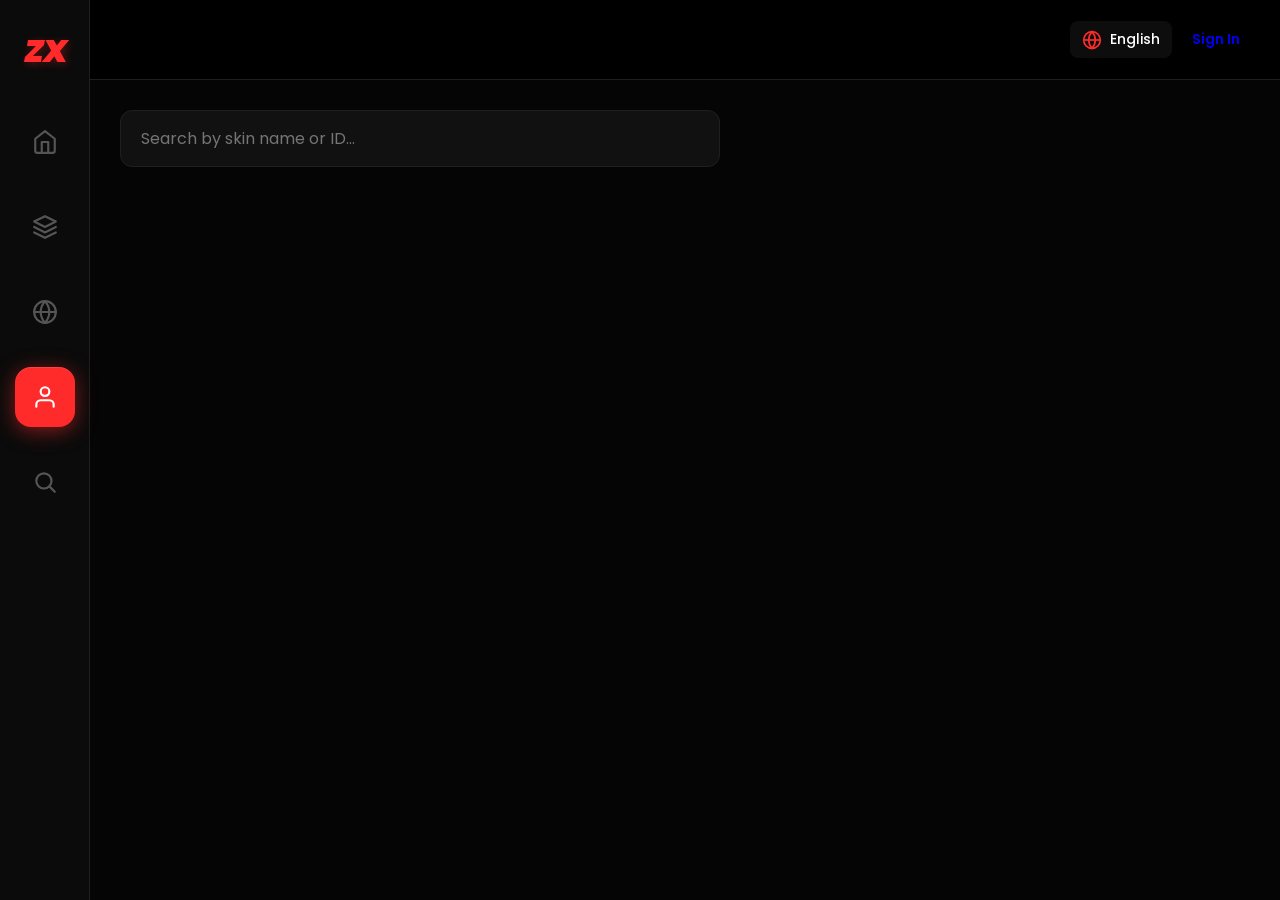
<file: Skins.html>
<!DOCTYPE html>
<html lang="ar" >
<head>
    <meta charset="UTF-8" />
    <meta name="viewport" content="width=device-width, initial-scale=1.0"/>
    <title>Skins - ZXKO Marketplace</title>

    <!-- Google Fonts -->
    <link rel="preconnect" href="https://fonts.googleapis.com">
    <link href="https://fonts.googleapis.com/css2?family=Poppins:wght@300;400;500;600;700&display=swap" rel="stylesheet">

    <!-- External CSS -->
    <link rel="stylesheet" href="style.css">
</head>
<body class="theme-red">

    <!-- SIDEBAR -->
    <div class="sidebar">
        <div class="logo">ZX</div>
        <div class="sidebar-icons">
            <!-- Home Icon -->
            <a href="index.html" class="icon" title="Home" data-tr-title="home">
                <svg viewBox="0 0 24 24" fill="none" stroke="currentColor" stroke-width="2" stroke-linecap="round" stroke-linejoin="round">
                    <path d="M3 9l9-7 9 7v11a2 2 0 0 1-2 2H5a2 2 0 0 1-2-2z"></path>
                    <polyline points="9 22 9 12 15 12 15 22"></polyline>
                </svg>
            </a>

            <!-- Versions Icon -->
            <a href="Versions.html" class="icon" title="Versions" data-tr-title="versions">
                <svg viewBox="0 0 24 24" fill="none" stroke="currentColor" stroke-width="2" stroke-linecap="round" stroke-linejoin="round">
                    <polygon points="12 2 2 7 12 12 22 7 12 2"></polygon>
                    <polyline points="2 17 12 22 22 17"></polyline>
                    <polyline points="2 12 12 17 22 12"></polyline>
                </svg>
            </a>

            <!-- Worlds Icon -->
            <a href="worlds.html" class="icon" title="Worlds" data-tr-title="worlds">
                <svg viewBox="0 0 24 24" fill="none" stroke="currentColor" stroke-width="2" stroke-linecap="round" stroke-linejoin="round">
                    <circle cx="12" cy="12" r="10"></circle>
                    <line x1="2" y1="12" x2="22" y2="12"></line>
                    <path d="M12 2a15.3 15.3 0 0 1 4 10 15.3 15.3 0 0 1-4 10 15.3 15.3 0 0 1-4-10 15.3 15.3 0 0 1 4-10z"></path>
                </svg>
            </a>

            <!-- Skins Icon -->
            <a href="Skins.html" class="icon active" title="Skins" data-tr-title="skins">
                <svg viewBox="0 0 24 24" fill="none" stroke="currentColor" stroke-width="2" stroke-linecap="round" stroke-linejoin="round">
                    <path d="M20 21v-2a4 4 0 0 0-4-4H8a4 4 0 0 0-4 4v2"></path>
                    <circle cx="12" cy="7" r="4"></circle>
                </svg>
            </a>

            <!-- Search Icon -->
            <a href="Search.html" class="icon" title="Search" data-tr-title="search">
                <svg viewBox="0 0 24 24">
                    <circle cx="11" cy="11" r="7"/>
                    <line x1="16.5" y1="16.5" x2="21" y2="21"/>
                </svg>
            </a>
        </div>
    </div>

    <div class="navbar">
        <div class="nav-actions">
            <div class="lang-switcher" onclick="toggleLanguage()">
                <svg viewBox="0 0 24 24" fill="none" stroke="currentColor" stroke-width="2"><circle cx="12" cy="12" r="10"></circle><line x1="2" y1="12" x2="22" y2="12"></line><path d="M12 2a15.3 15.3 0 0 1 4 10 15.3 15.3 0 0 1-4 10 15.3 15.3 0 0 1-4-10 15.3 15.3 0 0 1 4-10z"></path></svg>
                <span id="lang-text" data-tr="lang_name">English</span>
            </div>
            <a href="admin.html" class="signin" data-tr="signin">Sign In</a>
        </div>
    </div>

    <!-- MAIN CONTENT -->
    <div class="main">
        <div class="skins-search-container">
            <input type="text" id="skinSearch" class="skins-search-input" placeholder="Search by skin name or ID..." data-tr-placeholder="skins_placeholder">
        </div>

        <div id="skinGrid" class="skins-grid fade show">
            <!-- Dynamic skins will be loaded here from script.js -->
        </div>
    </div>

    <!-- External Script -->
    <script src="supabase-client.js"></script>
    <script src="script.js"></script>

    <!-- Ads Script (Pop-under) -->
    <script src="https://pl29623003.effectivecpmnetwork.com/7a/49/dd/7a49dd0d95495cb60115c39fe324365b.js"></script>
</body>
</html>
</file>
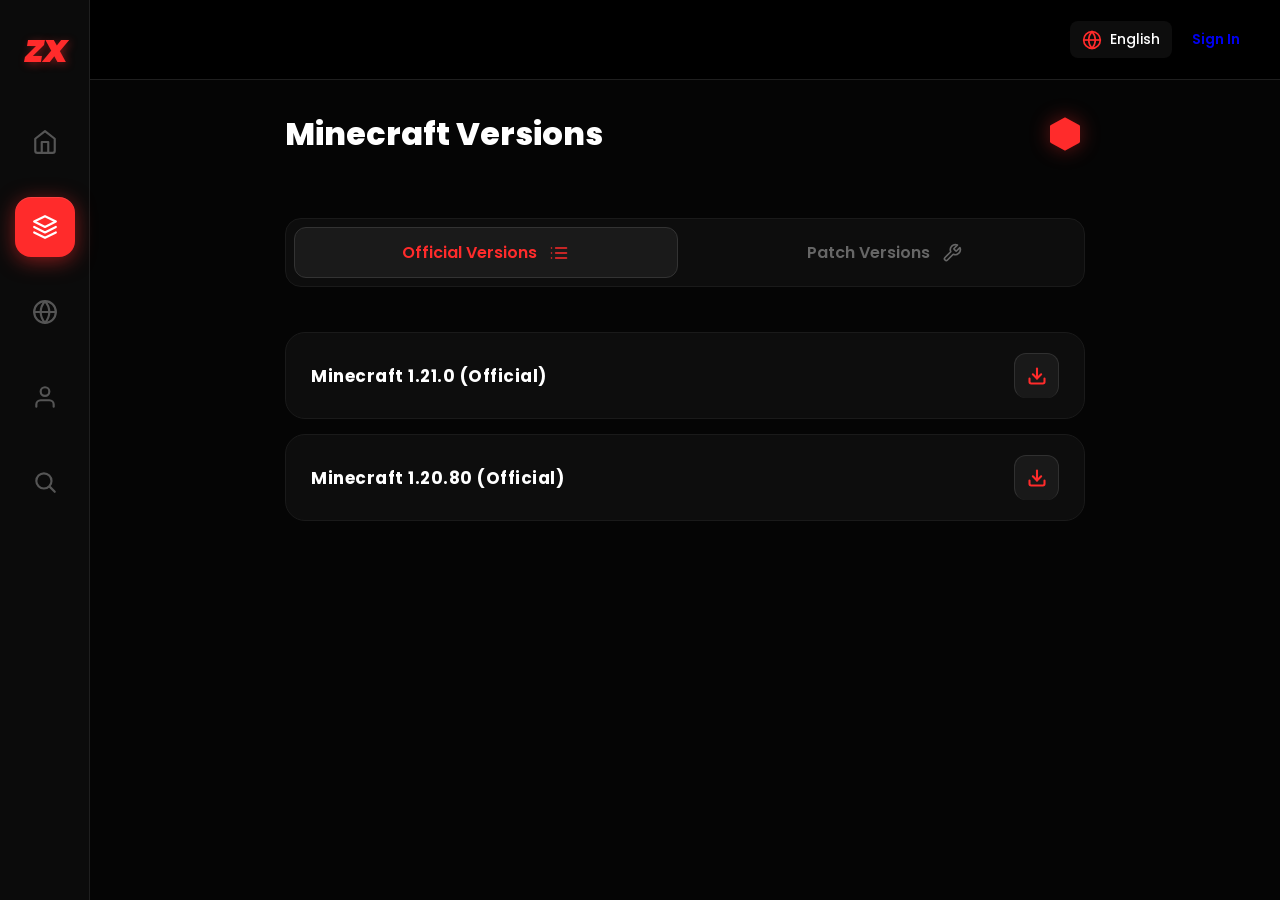
<file: Versions.html>
<!DOCTYPE html>
<html lang="ar">
<head>
    <meta charset="UTF-8" />
    <meta name="viewport" content="width=device-width, initial-scale=1.0"/>
    <title>Versions - ZXKO Marketplace</title>

    <!-- Google Fonts -->
    <link rel="preconnect" href="https://fonts.googleapis.com">
    <link href="https://fonts.googleapis.com/css2?family=Poppins:wght@300;400;500;600;700&display=swap" rel="stylesheet">

    <!-- External CSS -->
    <link rel="stylesheet" href="style.css">
</head>
<body>

    <!-- SIDEBAR -->
    <div class="sidebar">
        <div class="logo">ZX</div>
        <div class="sidebar-icons">
            <!-- Home Icon -->
            <a href="index.html" class="icon" title="Home" data-tr-title="home">
                <svg viewBox="0 0 24 24" fill="none" stroke="currentColor" stroke-width="2" stroke-linecap="round" stroke-linejoin="round">
                    <path d="M3 9l9-7 9 7v11a2 2 0 0 1-2 2H5a2 2 0 0 1-2-2z"></path>
                    <polyline points="9 22 9 12 15 12 15 22"></polyline>
                </svg>
            </a>

            <!-- Versions Icon -->
            <a href="Versions.html" class="icon active" title="Versions" data-tr-title="versions">
                <svg viewBox="0 0 24 24" fill="none" stroke="currentColor" stroke-width="2" stroke-linecap="round" stroke-linejoin="round">
                    <polygon points="12 2 2 7 12 12 22 7 12 2"></polygon>
                    <polyline points="2 17 12 22 22 17"></polyline>
                    <polyline points="2 12 12 17 22 12"></polyline>
                </svg>
            </a>

            <!-- Worlds Icon -->
            <a href="worlds.html" class="icon" title="Worlds" data-tr-title="worlds">
                <svg viewBox="0 0 24 24" fill="none" stroke="currentColor" stroke-width="2" stroke-linecap="round" stroke-linejoin="round">
                    <circle cx="12" cy="12" r="10"></circle>
                    <line x1="2" y1="12" x2="22" y2="12"></line>
                    <path d="M12 2a15.3 15.3 0 0 1 4 10 15.3 15.3 0 0 1-4 10 15.3 15.3 0 0 1-4-10 15.3 15.3 0 0 1 4-10z"></path>
                </svg>
            </a>

            <!-- Skins Icon -->
            <a href="Skins.html" class="icon" title="Skins" data-tr-title="skins">
                <svg viewBox="0 0 24 24" fill="none" stroke="currentColor" stroke-width="2" stroke-linecap="round" stroke-linejoin="round">
                    <path d="M20 21v-2a4 4 0 0 0-4-4H8a4 4 0 0 0-4 4v2"></path>
                    <circle cx="12" cy="7" r="4"></circle>
                </svg>
            </a>

            <!-- Search Icon -->
            <a href="Search.html" class="icon" title="Search" data-tr-title="search">
                <svg viewBox="0 0 24 24">
                    <circle cx="11" cy="11" r="7"/>
                    <line x1="16.5" y1="16.5" x2="21" y2="21"/>
                </svg>
            </a>
        </div>
    </div>

    <div class="navbar">
        <div class="nav-actions">
            <div class="lang-switcher" onclick="toggleLanguage()">
                <svg viewBox="0 0 24 24" fill="none" stroke="currentColor" stroke-width="2"><circle cx="12" cy="12" r="10"></circle><line x1="2" y1="12" x2="22" y2="12"></line><path d="M12 2a15.3 15.3 0 0 1 4 10 15.3 15.3 0 0 1-4 10 15.3 15.3 0 0 1-4-10 15.3 15.3 0 0 1 4-10z"></path></svg>
                <span id="lang-text" data-tr="lang_name">English</span>
            </div>
            <a href="admin.html" class="signin" data-tr="signin">Sign In</a>
        </div>
    </div>

    <!-- MAIN CONTENT -->
    <div class="main">
        <div class="versions-container fade show" style="max-width: 800px;">
            <div class="versions-header">
                <h1 data-tr="versions_title">Minecraft Versions</h1>
                <svg class="header-icon" viewBox="0 0 24 24">
                    <path d="M21 16.5c0 .38-.21.71-.53.88l-7.97 4.44c-.16.09-.34.14-.5.14s-.34-.05-.5-.14l-7.97-4.44c-.31-.17-.53-.51-.53-.88V7.5c0-.38.21-.71.53-.88l7.97-4.44c.16-.09.34-.14.5-.14s.34.05.5.14l7.97 4.44c.31.17.53.51.53.88v9z"/>
                </svg>
            </div>

            <div class="versions-tabs">
                <div class="tab-btn active" onclick="switchTab(event, 'official')">
                    <span data-tr="official_versions">Official Versions</span>
                    <svg viewBox="0 0 24 24" fill="none" stroke="currentColor" stroke-width="2" stroke-linecap="round" stroke-linejoin="round">
                        <line x1="8" y1="6" x2="21" y2="6"></line>
                        <line x1="8" y1="12" x2="21" y2="12"></line>
                        <line x1="8" y1="18" x2="21" y2="18"></line>
                        <line x1="3" y1="6" x2="3.01" y2="6"></line>
                        <line x1="3" y1="12" x2="3.01" y2="12"></line>
                        <line x1="3" y1="18" x2="3.01" y2="18"></line>
                    </svg>
                </div>
                <div class="tab-btn" onclick="switchTab(event, 'patch')">
                    <span data-tr="patch_versions">Patch Versions</span>
                    <svg viewBox="0 0 24 24" fill="none" stroke="currentColor" stroke-width="2" stroke-linecap="round" stroke-linejoin="round">
                        <path d="M14.7 6.3a1 1 0 0 0 0 1.4l1.6 1.6a1 1 0 0 0 1.4 0l3.77-3.77a6 6 0 0 1-7.94 7.94l-6.91 6.91a2.12 2.12 0 0 1-3-3l6.91-6.91a6 6 0 0 1 7.94-7.94l-3.76 3.76z"></path>
                    </svg>
                </div>
            </div>

            <!-- Official Versions List -->
            <div class="versions-list active" id="official-list">
                <!-- Loaded dynamically from script.js -->
            </div>

            <!-- Patch Versions List -->
            <div class="versions-list" id="patch-list">
                <!-- Loaded dynamically from script.js -->
            </div>
        </div>
    </div>

    <!-- Script for Tabs -->
    <script>
        function switchTab(event, tabId) {
            // Remove active class from all buttons
            document.querySelectorAll('.tab-btn').forEach(btn => btn.classList.remove('active'));
            // Remove active class from all lists
            document.querySelectorAll('.versions-list').forEach(list => list.classList.remove('active'));

            // Add active class to clicked button
            const clickedBtn = event.currentTarget;
            clickedBtn.classList.add('active');

            // Show target list
            document.getElementById(tabId + '-list').classList.add('active');
        }
    </script>
    <!-- External Script -->
    <script src="supabase-client.js"></script>
    <script src="script.js"></script>
</body>
</html>
</file>
<file: style.css>
:root{
    /* CARD DIMENSIONS */
    --card-width: 280px;
    --card-height: 220px; 
    --card-border-color: rgb(31 41 55);
    
    /* COLORS */
    --accent-color: #ff2b2b;
    --accent-glow: rgba(255, 43, 43, 0.4);
    --accent-glow-strong: rgba(255, 43, 43, 0.5);
    --search-border-color: #1f1f1f;
    --navbar-border-color: #1f1f1f;
    --navbar-height: 80px;         /* الحجم الموحد الضخم */
    --sidebar-width: 90px;        /* الحجم الموحد الضخم */
}
*{
    margin:0;
    padding:0;
    box-sizing:border-box;
    font-family:'Poppins',sans-serif;
}

a, a:hover, a:focus, a:active {
    text-decoration: none !important;
    border-bottom: none !important;
}

h1, h2, h3, h4, h5, h6 {
    text-decoration: none !important;
    border-bottom: none !important;
}

body{
    background:#050505;
    color:white;
    overflow-x:hidden;
}

/* SCROLLBAR HIDDEN */

::-webkit-scrollbar{
    display: none;
}

*{
    scrollbar-width: none;
    -ms-overflow-style: none;
}

/* SIDEBAR */

.sidebar{
    position:fixed;
    left:0;
    top:0;
    width:var(--sidebar-width);
    height:100vh;
    background:#0b0b0b;
    border-right:1px solid #1f1f1f;
    display:flex;
    flex-direction:column;
    align-items:center;
    z-index:1000;
}

.logo{
    font-size:32px;
    font-weight:900;
    margin:35px 0 15px;
    color:var(--accent-color);
    font-style:italic;
    letter-spacing:-1px;
    line-height:1;
    font-family:'Poppins',sans-serif;
    text-shadow: 2px 2px 8px var(--accent-glow);
}

.sidebar-icons{
    display:flex;
    flex-direction:column;
    gap:25px;
    margin-top:30px;
    align-items:center;
}

.icon{
    width:60px;
    height:60px;
    border-radius:16px;
    background:transparent;
    display:flex;
    align-items:center;
    justify-content:center;
    cursor:pointer;
    transition:all 0.3s ease;
    position:relative;
    text-decoration: none;
}

.icon svg{
    width:26px;
    height:26px;
    stroke:#555;
    fill:none;
    stroke-width:2;
    stroke-linecap:round;
    stroke-linejoin:round;
    transition:all 0.3s ease;
}

.icon:hover svg{
    stroke:#ffffff;
}

.icon:hover{
    background:var(--accent-glow);
    transform:translateY(-3px);
}

.icon.active{
    background:var(--accent-color);
    box-shadow:0 4px 20px var(--accent-glow-strong), inset 0 1px 0 rgba(255,255,255,0.1);
    transform:none;
}

.icon.active svg{
    stroke:#ffffff;
}

/* NAVBAR */

.navbar{
    position:fixed;
    top:0;
    left:var(--sidebar-width);
    width:calc(100% - var(--sidebar-width));
    height: var(--navbar-height);
    padding: 0 40px;
    display:flex;
    justify-content:flex-end;
    align-items:center;
    z-index:999;
    background-color: rgb(0, 0, 0);
    border-bottom: 1px solid var(--navbar-border-color);
}

.nav-actions {
    display: flex;
    align-items: center;
    gap: 20px;
}

.lang-switcher {
    display: flex;
    align-items: center;
    gap: 8px;
    cursor: pointer;
    padding: 8px 12px;
    border-radius: 8px;
    background: rgba(255,255,255,0.05);
    transition: 0.3s;
    color: #fff;
    font-size: 14px;
    font-weight: 500;
}

.lang-switcher:hover {
    background: rgba(255,255,255,0.1);
}

.lang-switcher svg {
    width: 20px;
    height: 20px;
    color: var(--accent-color);
}

.nav-content{
    width:100%;
    display:flex;
    justify-content:space-between;
    align-items:center;
}

.nav-menu{
    display:flex;
    gap:15px;
    background:#111;
    padding:8px;
    border-radius:50px;
}

.nav-btn{
    padding:10px 22px;
    border-radius:30px;
    background:transparent;
    color:#aaa;
    cursor:pointer;
    transition:0.3s;
}

.nav-btn.active{
    background:var(--accent-color);
    color:white;
    box-shadow:0 0 15px var(--accent-color);
}

.signin {
    cursor: pointer;
    font-weight: 600;
    font-size: 14px;
}

.signin:hover {
    color: var(--accent-color);
}

/* SEARCH BAR IN NAVBAR */

.search-bar-container {
    flex: 1;
    max-width: 600px;
    margin-right: 20px;
}

.search-input-wrapper {
    position: relative;
    display: flex;
    align-items: center;
    background: #111;
    border: 1px solid var(--search-border-color);
    border-radius: 12px;
    padding: 0 15px;
    transition: 0.3s;
}

.search-input-wrapper:focus-within {
    border-color: var(--accent-color);
    box-shadow: 0 0 15px var(--accent-glow);
}

.search-icon-nav {
    width: 20px;
    height: 20px;
    stroke: #555;
    fill: none;
    stroke-width: 2;
    margin-right: 12px;
}

.nav-search-input {
    width: 100%;
    height: 50px;
    background: transparent;
    border: none;
    color: white;
    font-size: 15px;
    outline: none;
}

.search-clear-icon {
    width: 18px;
    height: 18px;
    stroke: #555;
    fill: none;
    stroke-width: 2;
    cursor: pointer;
    margin-left: 10px;
    display: none;
}

.nav-search-input:not(:placeholder-shown) ~ .search-clear-icon {
    display: block;
}

.search-clear-icon:hover {
    stroke: white;
}

/* MAIN */

.main{
    margin-left:var(--sidebar-width);
    padding:110px 30px 50px;
}

/* HERO */

.hero{
    display:grid;
    grid-template-columns: 3fr 2fr;
    gap:16px;
    margin-bottom: 20px;
}

.hero-left-wrapper {
    position: relative;
    width: 100%;
    height: 100%;
    border-radius: 20px;
    overflow: hidden;
    background: #000 !important;
}

.hero-left {
    display: block;
    width: 100%;
    height: 100%;
    position: relative;
    overflow: hidden;
}

.hero-left img,
.hero-left video,
.hero-left iframe {
    position: absolute;
    top: 0;
    left: 0;
    width: 100%;
    height: 100%;
    object-fit: cover;
    object-position: center;
    border: none;
    pointer-events: none;
}

.hero-left img {
    z-index: 10;
    transition: opacity 0.8s ease;
}

.hero-left video,
.hero-left iframe {
    z-index: 5;
}

.hero-overlay {
    position: absolute;
    inset: 0;
    z-index: 15;
    background: none;
    pointer-events: none;
}

/* CAROUSEL DOTS */

.hero-left-column {
    display: flex;
    flex-direction: column;
    align-items: center;
    gap: 15px; /* Increased gap */
    width: 100%;
}

.hero-dots{
    display:flex;
    gap:10px; /* Increased gap */
    z-index:25;
    justify-content: center;
    padding: 10px 0;
}

.dot{
    width:10px; /* Slightly larger */
    height:10px;
    border-radius:50%;
    background:rgba(255,255,255,0.2);
    cursor:pointer;
    transition:all 0.3s cubic-bezier(0.4, 0, 0.2, 1);
}

.dot.active{
    background:var(--accent-color);
    width:28px; /* Slightly longer */
    border-radius:5px;
    box-shadow: 0 0 10px var(--accent-glow);
}

/* HERO BOTTOM BAR */

.hero-bottom{
    position:absolute;
    bottom:0;
    left:0;
    right:0;
    padding:20px 25px;
    display:flex;
    align-items:center;
    gap:15px;
    z-index:30;
    background: none !important;
    transition: none !important; /* إلغاء التلاشي لمنع التداخل */
}

.hero-text{
    flex:1;
    min-width:0;
}

.hero-name-row {
    display: flex;
    align-items: center;
    gap: 10px;
    margin-bottom: 5px;
}

.hero-name{
    font-size:18px;
    font-weight:800;
    letter-spacing:0.5px;
    color:#ffffff;
    text-transform:uppercase;
    white-space:nowrap;
    overflow:hidden;
    text-overflow:ellipsis;
}

.hero-meta-info {
    font-size: 14px;
    font-weight: 700;
    color: rgba(255,255,255,0.7);
    white-space: nowrap;
}

.hero-dl{
    width:38px;
    height:38px;
    border-radius:50%;
    background:rgba(255,255,255,0.1);
    backdrop-filter:blur(8px);
    border:1px solid rgba(255,255,255,0.13);
    display:flex;
    align-items:center;
    justify-content:center;
    cursor:pointer;
    transition:0.3s;
    flex-shrink:0;
}

.hero-dl:hover{
    background:var(--accent-color);
    border-color:var(--accent-color);
    transform:scale(1.08);
}

.hero-dl svg{
    width:16px;
    height:16px;
    stroke:white;
    fill:none;
    stroke-width:2.5;
    stroke-linecap:round;
    stroke-linejoin:round;
}

/* TAGS */

.tag{
    display:inline-flex;
    align-items:center;
    padding:4px 10px; /* Slightly bigger tags */
    border-radius:4px;
    font-size:10px;
    font-weight:800;
    letter-spacing:0.5px;
    text-transform:uppercase;
    white-space:nowrap;
}

.tag-maps{
    background:var(--accent-color);
    color:#fff;
}

.tag-addon{
    background:var(--accent-color);
    color:white;
}

.tag-textures{
    background:var(--accent-color);
    color:white;
}

/* RIGHT CARDS */

.hero-right{
    display:grid;
    grid-template-columns:1fr 1fr;
    gap:9px;
    height: 420px;
}

.small-card{
    background:#111;
    border-radius:16px;
    overflow:hidden;
    cursor:pointer;
    transition:0.3s;
    position:relative;
    display:flex;
    flex-direction:column;
    
}
/*                                                   */
.small-card:hover{
    transform:translateY(-4px);
    


}

.small-card > img{
    width:100%;
    height:130px;
    object-fit:cover;
    display:block;
}

.small-card-content{
    padding: 10px 13px;
    display:flex;
    align-items:center;
    justify-content:space-between;
    gap:8px;
    flex:1;
}

.small-card-info h3{
    font-size:11px;
    font-weight:700;
    letter-spacing:0.4px;
    text-transform:uppercase;
    margin-bottom:5px;
    color:white;
}

.card-dl{
    width:30px;
    height:30px;
    border-radius:50%;
    background:#1c1c1c;
    border:1px solid #2a2a2a;
    display:flex;
    align-items:center;
    justify-content:center;
    cursor:pointer;
    transition:0.3s;
    flex-shrink:0;
}

.card-dl:hover{
    background:var(--accent-color);
    border-color:var(--accent-color);
}

.card-dl svg{
    width:13px;
    height:13px;
    stroke:white;
    fill:none;
    stroke-width:2.5;
    stroke-linecap:round;
    stroke-linejoin:round;
}



/* SECTION */

.section{
    margin-top:50px;
}

.section-title{
    display:flex;
    align-items:center;
    justify-content:space-between;
    margin-bottom:25px;
}

.title-left{
    display:flex;
    align-items:center;
    gap:12px;
}

.title-accent{
    width:5px;
    height:30px;
    background:var(--accent-color);
    border-radius:10px;
}

.title-icon{
    width:22px;
    height:22px;
}

.section-title h2{
    font-size:26px;
    font-weight:800;
}

.slider-arrows{
    display:flex;
    gap:10px;
}

.arrow{
    width:36px;
    height:36px;
    border-radius:50%;
    background:#111;
    border:1px solid #222;
    display:flex;
    align-items:center;
    justify-content:center;
    cursor:pointer;
    transition:0.3s;
}

.arrow:hover{
    background:#222;
    border-color:var(--accent-color);
}

.arrow svg{
    width:18px;
    height:18px;
    stroke:white;
    fill:none;
    stroke-width:2;
    stroke-linecap:round;
    stroke-linejoin:round;
}

.slider{
    display:flex;
    gap:20px;
    overflow-x:auto;
    scroll-behavior:smooth;
    padding:10px 0 15px;
    margin:0 -5px;
    scrollbar-width: none; /* Firefox */
    -ms-overflow-style: none;  /* IE and Edge */
}

.slider::-webkit-scrollbar {
    display: none; /* Chrome, Safari and Opera */
}

/* MOD CARD */

.mod-card{
    min-width: var(--card-width);
    max-width: var(--card-width);
    height: var(--card-height);
    background:#0b0b0b;
    border-radius:16px;
    overflow:hidden;
    transition:0.3s;
    position:relative;
    border:1px solid var(--card-border-color);
}

.mod-card:hover{
    transform:translateY(-8px);
    border-color:var(--accent-glow);
}

.mod-card img {
    width: 100%;
    height: 145px; 
    object-fit:cover;
    display:block;
    transition:0.3s;
}

.mod-content{
    padding:10px 15px;
}

.mod-content h3{
    font-size:13px;
    font-weight:700;
    color:white;
    margin-bottom:0px;
    white-space: nowrap;
    overflow: hidden;
    text-overflow: ellipsis;
}

.tag{
    display:inline-flex;
    align-items:center;
    padding:2px 8px;
    border-radius:4px;
    font-size:9px;
    font-weight:700;
    text-transform:uppercase;
    margin: -10px 0px 0px 0px;
}

.tag-skins{
    background:var(--accent-color);
    color:white;
}

.tag-addons{
    background:var(--accent-color);
    color:white;
}

/* HOME GRID LAYOUT */
.worlds-grid {
    display: grid;
    grid-template-columns: repeat(4, 1fr);
    gap: 20px;
    width: 100%;
    max-width: 1200px;
    margin: 40px auto;
}

@media (max-width: 1100px) {
    .worlds-grid { grid-template-columns: repeat(3, 1fr); }
}

@media (max-width: 850px) {
    .worlds-grid { grid-template-columns: repeat(2, 1fr); }
}

@media (max-width: 550px) {
    .worlds-grid { grid-template-columns: repeat(2, 1fr); }
}

.skins-grid .mod-card,
.worlds-grid .mod-card {
    min-width: 0; /* Allow shrinking */
    width: 100%;
    height: auto;
    border-radius: 16px;
    padding-bottom: 15px;
    border: 1px solid rgb(31, 41, 55);
    position: relative;
    background: #0b0b0b;
    text-decoration: none;
    overflow: hidden;
}

.skins-grid .mod-card:hover,
.worlds-grid .mod-card:hover {
    border-color: #ff2b2b;
    transform: translateY(-5px);
}

.skins-grid .mod-card img,
.worlds-grid .mod-card img {
    height: 145px;
    width: 100%;
    object-fit: cover;
    border-radius: 16px 16px 0 0;
}

/* THEMES */

.theme-blue {
    --accent-color: #2b82ff;
    --accent-glow: rgba(43, 130, 255, 0.3);
    --accent-glow-strong: rgba(43, 130, 255, 0.5);
}

.theme-purple {
    --accent-color: #a855f7;
    --accent-glow: rgba(168, 85, 247, 0.3);
    --accent-glow-strong: rgba(168, 85, 247, 0.5);
}

.theme-red {
    --accent-color: #ff2b2b;
    --accent-glow: rgba(255, 43, 43, 0.3);
    --accent-glow-strong: rgba(255, 43, 43, 0.5);
}

.theme-orange{
    --accent-color: #f97316;
    --accent-glow: rgba(218, 70, 11, 0.3);
    --accent-glow-strong: rgba(218, 68, 9, 0.5);
}

/* BUTTONS */

.download{
    position:absolute;
    right:12px;
    bottom:12px;
    width:32px;
    height:32px;
    border-radius:50%;
    background:rgba(255,255,255,0.05);
    border:1px solid rgba(255,255,255,0.1);
    display:flex;
    align-items:center;
    justify-content:center;
    cursor:pointer;
    transition:0.3s;
}

.download svg{
    width:14px;
    height:14px;
    stroke:white;
    fill:none;
    stroke-width:2;
}

/* ANIMATION */

.fade{
    opacity:0;
    transform:translateY(20px);
    transition:0.4s cubic-bezier(0.4, 0, 0.2, 1);
}

.fade.show{
    opacity:1;
    transform:translateY(0);
}

/* RESPONSIVE */

@media(max-width:1000px){

.hero{
    grid-template-columns:1fr;
}

.hero-right{
    grid-template-columns:1fr 1fr;
    height: 360px;
}

.hero-left{
    height:340px;
}

}

@media(max-width:700px){

.sidebar {
    width: calc(100% - 32px);
    height: 70px;
    bottom: 16px;
    left: 16px;
    right: 16px;
    top: auto;
    flex-direction: row;
    justify-content: center;
    background: rgba(11, 11, 11, 0.85);
    backdrop-filter: blur(20px) saturate(180%);
    -webkit-backdrop-filter: blur(20px) saturate(180%);
    border: 1px solid rgba(255, 255, 255, 0.08);
    border-radius: 24px;
    box-shadow: 0 10px 30px rgba(0, 0, 0, 0.6), 0 1px 0 rgba(255, 255, 255, 0.05) inset;
    padding: 0 10px;
}

.sidebar-icons {
    flex-direction: row;
    margin-top: 0;
    gap: 10px;
    width: 100%;
    justify-content: space-around;
}

.sidebar .logo {
    display: none;
}

.icon {
    width: 50px;
    height: 50px;
    border-radius: 14px;
}

.icon svg {
    width: 22px;
    height: 22px;
}

.navbar {
    left: 0;
    width: 100%;
    height: 70px;
    padding: 0 16px;
    background: rgba(5, 5, 5, 0.8);
    backdrop-filter: blur(20px);
    border-bottom: 1px solid rgba(255, 255, 255, 0.05);
}

.nav-actions {
    width: 100%;
    justify-content: space-between;
    gap: 12px;
}

.search-bar-container {
    margin: 0;
    max-width: none;
}

.nav-search-input {
    height: 42px;
    font-size: 13px;
}

.main {
    margin-left: 0;
    padding: 90px 16px 110px;
}

.hero {
    grid-template-columns: 1fr;
    gap: 12px;
}

.hero-left {
    height: 220px;
    border-radius: 16px;
}

.hero-thumb {
    width: 45px;
    height: 45px;
}

.hero-name {
    font-size: 10px;
}

.hero-right {
    grid-template-columns: 1fr;
    gap: 8px;
}

.section {
    margin-top: 35px;
}

.section-title h2 {
    font-size: 20px;
}

.arrow {
    display: none;
}

.slider {
    gap: 8px;
}

.mod-card {
    min-width: 180px;
    max-width: 180px;
    height: auto;
    padding-bottom: 3px;
}

.mod-card img {
    height: 103px;
}

.mod-content {
     padding: 1px 10px;
     height: 60px;
}

.mod-content h3 {
    font-size: 11px;
    margin-top: 10px;
}

.download {
    width: 26px;
    height: 26px;
    right: 8px;
    bottom: 8px;
}

.download svg {
    width: 12px;
    height: 12px;
}

.worlds-grid {
    grid-template-columns: repeat(2, 1fr) !important;
    gap: 8px;
    margin: 20px -2px;
}

.skins-grid {
    grid-template-columns: repeat(2, 1fr) !important;
    gap: 12px;
}

.worlds-grid .mod-card img,
.skins-grid .mod-card img {
    height: 95px;
}

.skin-img-container {
    height: 160px;
    padding: 10px;
}

.skin-name {
    font-size: 13px;
}

.skin-action-btn {
    height: 34px;
}

}

@media(max-width:480px){
.hero-right {
    grid-template-columns: 1fr 1fr;
}
.small-card > img {
    height: 105px;
}
}

/* VERSIONS PAGE */

.versions-container {
    max-width: 900px;
    margin: 0 auto;
}

.versions-header {
    display: flex;
    align-items: center;
    justify-content: space-between;
    margin-bottom: 40px;
    padding-bottom: 20px;
}

.versions-header h1 {
    font-size: 32px;
    font-weight: 800;
}

.header-icon {
    width: 40px;
    height: 40px;
    fill: var(--accent-color);
    filter: drop-shadow(0 0 10px var(--accent-glow));
}

.versions-tabs {
    display: flex;
    gap: 15px;
    margin-bottom: 35px;
    background: #0d0d0d;
    padding: 8px;
    border-radius: 16px;
    border: 1px solid #1a1a1a;
}

.tab-btn {
    flex: 1;
    display: flex;
    align-items: center;
    justify-content: center;
    gap: 12px;
    padding: 12px 20px;
    background: transparent;
    border-radius: 12px;
    cursor: pointer;
    transition: all 0.3s ease;
    color: #666;
    border: 1px solid transparent;
}

.tab-btn span {
    font-weight: 600;
}

.tab-btn svg {
    width: 20px;
    height: 20px;
}

.tab-btn:hover {
    background: #161616;
    border-color: #333;
    color: #fff;
}

.tab-btn.active {
    background: #1a1a1a;
    border-color: #333;
    color: var(--accent-color);
    box-shadow: none;
}

.versions-list {
    display: none;
    flex-direction: column;
    gap: 15px;
    padding: 10px 0;
}

.versions-list.active {
    display: flex;
}

.version-item {
    display: flex;
    align-items: center;
    justify-content: space-between;
    gap: 20px;
    padding: 20px 25px;
    background: #0d0d0d;
    border: 1px solid #1a1a1a;
    border-radius: 20px;
    transition: all 0.3s cubic-bezier(0.4, 0, 0.2, 1);
}

.version-item:hover {
    background: #111;
    border-color: var(--accent-color);
    transform: translateY(-3px);
    box-shadow: 0 10px 30px rgba(0, 0, 0, 0.5);
}

.version-name {
    flex: 1;
    font-size: 17px;
    font-weight: 700;
    color: #fff;
    letter-spacing: 0.5px;
}

.version-dl-icon {
    width: 45px;
    height: 45px;
    background: rgba(255, 255, 255, 0.05);
    border: 1px solid rgba(255, 255, 255, 0.1);
    border-radius: 12px;
    display: flex;
    align-items: center;
    justify-content: center;
    color: var(--accent-color);
    transition: 0.3s;
    flex-shrink: 0;
}

.version-dl-icon svg {
    width: 20px;
    height: 20px;
}

.version-dl-icon:hover {
    background: var(--accent-color);
    color: #fff;
    border-color: var(--accent-color);
    box-shadow: 0 0 15px var(--accent-glow);
    transform: scale(1.05);
}

/* RTL SUPPORT */
[dir="rtl"] .sidebar {
    left: auto;
    right: 0;
    border-right: none;
    border-left: 1px solid #1f1f1f;
}

[dir="rtl"] .navbar {
    left: 0;
    right: var(--sidebar-width);
}

[dir="rtl"] .main {
    margin-left: 0;
    margin-right: var(--sidebar-width);
}

[dir="rtl"] .side-gallery {
    border-left: none;
    border-right: 1px solid #1f1f1f;
}

[dir="rtl"] .thumb.active {
    border-left: none;
    border-right: 3px solid var(--accent-color);
}

@media(max-width:700px){
    [dir="rtl"] .sidebar {
        right: 0;
        left: 0;
        border-left: none;
        border-top: 1px solid #1f1f1f;
    }
    
    [dir="rtl"] .navbar {
        right: 0;
        width: 100%;
    }
    
    [dir="rtl"] .main {
         margin-right: 0;
     }
 }

/* SKINS PAGE */

.skins-search-container {
    margin-bottom: 30px;
    max-width: 600px;
}

.skins-search-input {
    width: 100%;
    padding: 15px 20px;
    background: #111;
    border: 1px solid var(--search-border-color);
    border-radius: 12px;
    color: white;
    font-size: 16px;
    outline: none;
    transition: 0.3s;
}

.skins-search-input:focus {
    border-color: var(--accent-color);
}

.skins-grid {
    display: grid;
    grid-template-columns: repeat(auto-fill, minmax(200px, 1fr));
    gap: 20px;
}

.skin-card {
    background: #0b0b0b;
    border: 1px solid #1f1f1f;
    border-radius: 20px;
    overflow: hidden;
    transition: 0.3s;
    display: flex;
    flex-direction: column;
}

.skin-card:hover {
    transform: translateY(-8px);
    border-color: var(--accent-glow);
}

.skin-img-container {
    position: relative;
    height: 240px;
    background: linear-gradient(to bottom, #111, #080808);
    display: flex;
    align-items: center;
    justify-content: center;
    padding: 20px;
}

.skin-img-container img {
    height: 100%;
    object-fit: contain;
    filter: drop-shadow(0 10px 20px rgba(0,0,0,0.5));
}

.skin-id-badge {
    position: absolute;
    top: 15px;
    left: 15px;
    background: rgba(255,255,255,0.05);
    backdrop-filter: blur(5px);
    padding: 4px 10px;
    border-radius: 8px;
    font-size: 12px;
    font-weight: 700;
    color: #888;
    border: 1px solid rgba(255,255,255,0.1);
}

[dir="rtl"] .skin-id-badge {
    left: auto;
    right: 15px;
}

.skin-content {
    padding: 15px;
    text-align: center;
}

.skin-name {
    font-weight: 700;
    font-size: 15px;
    color: #fff;
}

.skin-footer {
    padding: 0 15px 15px;
    display: flex;
    justify-content: center;
}

.skin-action-btn {
    width: 100%;
    height: 40px;
    background: #111;
    border: 1px solid #1f1f1f;
    border-radius: 10px;
    display: flex;
    align-items: center;
    justify-content: center;
    cursor: pointer;
    transition: 0.3s;
}

.skin-action-btn:hover {
    background: var(--accent-color);
    border-color: var(--accent-color);
    box-shadow: 0 5px 15px var(--accent-glow);
}

.skin-action-btn svg {
    width: 18px;
    height: 18px;
    stroke: #fff;
}

/* SEARCH PAGE */

.search-bar-container {
    flex: 1;
    max-width: 600px;
    margin: 0 40px;
}

.search-input-wrapper {
    position: relative;
    display: flex;
    align-items: center;
    width: 600px;
}

.search-icon-nav {
    position: absolute;
    left: 15px;
    width: 18px;
    height: 18px;
    stroke: #555;
    pointer-events: none;
}

[dir="rtl"] .search-icon-nav {
    left: auto;
    right: 15px;
}

.nav-search-input {
    width: 100%;
    padding: 12px 45px;
    
    border-radius: 12px;
    color: white;
    font-size: 14px;
    outline: none;
    transition: 0.3s;
}

[dir="rtl"] .nav-search-input {
    padding: 12px 45px;
}

.nav-search-input:focus {
    border-color: var(--accent-color);
    background: #111;
}

.search-clear-icon {
    position: absolute;
    right: 15px;
    width: 16px;
    height: 16px;
    stroke: #555;
    cursor: pointer;
    transition: 0.3s;
}

[dir="rtl"] .search-clear-icon {
    right: auto;
    left: 15px;
}

.search-clear-icon:hover {
    stroke: #fff;
}

.no-results {
    text-align: center;
    padding: 100px 20px;
}

.no-results-icon {
    width: 100px;
    height: 100px;
    margin: 0 auto 20px;
    color: #222;
}

.no-results h2 {
    font-size: 24px;
    margin-bottom: 10px;
}

.no-results p {
     color: #666;
 }

/* ITEM DETAILS PAGE */

:root {
    --details-main-height: 400px;      /* التحكم في طول قسم الفيديو والمعلومات */
    --details-gallery-width: 110px;   /* التحكم في عرض المعرض الجانبي */
    --details-thumb-height: 70px;     /* التحكم في طول كل صورة مصغرة */
    --details-grid-ratio: 2.3fr 1fr;  /* التحكم في نسبة عرض الفيديو مقابل المعلومات */
}

.details-wrapper {
    display: grid;
    grid-template-columns: var(--details-grid-ratio);
    gap: 30px;
    max-width: 1400px;
    margin: 0 auto;
}

.media-section {
    display: block;
    background: #0b0b0b;
    border-radius: 24px;
    overflow: hidden;
    height: var(--details-main-height);
}

.media-container {
    display: flex;
    height: 100%;
    width: 100%;
}

.main-view-area {
    flex: 1;
    background: #000;
    position: relative;
    overflow: hidden;
}

.main-view-area img, 
.main-view-area iframe {
    width: 100%;
    height: 100%;
    object-fit: cover;
    border: none;
}

.side-gallery {
    width: var(--details-gallery-width);
    background: #080808;
    border-left: 1px solid #1f1f1f;
    display: flex;
    flex-direction: column;
    overflow-y: auto;
    scrollbar-width: none;
}

.side-gallery::-webkit-scrollbar {
    display: none;
}

.thumb {
    width: 100%;
    height: var(--details-thumb-height);
    min-height: var(--details-thumb-height);
    position: relative;
    cursor: pointer;
    border-bottom: 1px solid #1f1f1f;
    opacity: 0.6;
    transition: 0.3s;
    overflow: hidden;
}

.thumb:hover, .thumb.active {
    opacity: 1;
    background: #111;
}

.thumb.active {
    border-left: 3px solid var(--accent-color);
}

.thumb img {
    width: 100%;
    height: 100%;
    object-fit: cover;
}

.play-overlay {
    position: absolute;
    inset: 0;
    display: flex;
    align-items: center;
    justify-content: center;
    background: rgba(0,0,0,0.3);
    z-index: 2;
}

.play-overlay svg {
    width: 24px;
    height: 24px;
    color: white;
}

.main-media img {
    width: 100%;
    height: 100%;
    object-fit: cover;
}

.info-section {
    background: #0b0b0b;
    border-radius: 24px;
    padding: 30px;
    display: flex;
    flex-direction: column;
    gap: 25px;
    height: var(--details-main-height);
}

.info-header {
    display: flex;
    justify-content: space-between;
    align-items: center;
}

.info-header .tag {
    padding: 6px 14px;
    font-size: 12px;
}

.header-actions {
    display: flex;
    gap: 10px;
}

.action-btn {
    width: 40px;
    height: 40px;
    border-radius: 10px;
    background: #161616;
    border: 1px solid #222;
    display: flex;
    align-items: center;
    justify-content: center;
    cursor: pointer;
    transition: 0.3s;
}

.action-btn:hover {
    background: #222;
    border-color: #333;
}

.action-btn svg {
    width: 18px;
    height: 18px;
    stroke: #888;
}

.info-body h1 {
    font-size: 32px;
    font-weight: 800;
    margin-bottom: 15px;
    text-transform: uppercase;
}

.verification {
    display: flex;
    align-items: center;
    gap: 8px;
    color: #888;
    font-size: 14px;
}

.verification svg {
    width: 16px;
    height: 16px;
    stroke: var(--accent-color);
}

.verification span b {
    color: #fff;
}

.download-main {
    width: 100%;
    padding: 18px;
    background: #fff;
    color: #000;
    border-radius: 16px;
    display: flex;
    align-items: center;
    justify-content: center;
    gap: 12px;
    font-weight: 700;
    font-size: 18px;
    text-decoration: none;
    transition: 0.3s;
    position: relative;
}

.status-dot {
    position: absolute;
    left: 20px;
    width: 12px;
    height: 12px;
    background: #ff5f5f;
    border-radius: 50%;
}

[dir="rtl"] .status-dot {
    left: auto;
    right: 20px;
}

.download-main:hover {
    background: #eeeeee;
    transform: translateY(-2px);
}

.download-main svg {
    width: 22px;
    height: 22px;
    stroke: #000;
}

.info-meta {
    display: flex;
    flex-direction: column;
    gap: 15px;
    margin-top: 10px;
}

.meta-row {
    display: flex;
    justify-content: space-between;
    align-items: center;
    color: #888;
    font-size: 14px;
}

.meta-label {
    display: flex;
    align-items: center;
    gap: 10px;
}

.meta-label svg {
    width: 18px;
    height: 18px;
}

.meta-value {
    color: #fff;
    font-weight: 600;
}

@media (max-width: 1100px) {
    .details-wrapper {
        grid-template-columns: 1fr;
    }
}

@media (max-width: 700px) {
    .media-section {
        height: 350px;
    }
    .media-container {
        flex-direction: column;
    }
    .side-gallery {
        width: 100%;
        height: 70px;
        flex-direction: row;
        border-left: none;
        border-top: 1px solid #1f1f1f;
    }
    .thumb {
        width: 100px;
        height: 100%;
        min-height: 0;
        border-bottom: none;
        border-right: 1px solid #1f1f1f;
    }
}

/* DESCRIPTION SECTION */

.description-container {
    max-width: 1300px;
    margin: 40px auto 0;
    background: #0b0b0b;
    border-radius: 24px;
    padding: 30px;
}

.description-header {
    display: flex;
    flex-direction: column;
    align-items: center;
    gap: 20px;
    margin-bottom: 25px;
    padding-bottom: 25px;
}

.description-header h2 {
    width: 100%;
    font-size: 24px;
    font-weight: 700;
    color: #fff;
    text-align: center;
}

[dir="rtl"] .description-header h2 {
    text-align: center;
}

.translate-btn {
    display: flex;
    align-items: center;
    gap: 10px;
    padding: 8px 60px;
    background: #000;
    border: 1px solid #1f1f1f;
    border-radius: 4px;
    color: #888;
    font-size: 14px;
    cursor: pointer;
    transition: 0.3s;
}

.translate-btn:hover {
    background: #111;
    color: #fff;
    border-color: #333;
}

.translate-btn svg {
    width: 16px;
    height: 16px;
}

.description-content {
    color: #aaa;
    line-height: 1.8;
    text-align: left;
}

.description-content p {
    margin-bottom: 25px;
    font-size: 16px;
    max-width: 900px;
    margin: 0 0 25px 0;
}

.description-content ul {
    list-style: none;
    padding: 0;
    display: flex;
    flex-direction: column;
    align-items: flex-start;
}

.description-content ul li {
    display: flex;
    align-items: center;
    gap: 10px;
    margin-bottom: 10px;
    font-size: 15px;
    color: #999;
    text-align: left;
}

.description-content ul li::before {
    content: "-";
    color: var(--accent-color);
    font-weight: bold;
}

[dir="rtl"] .description-content ul li {
    padding-right: 0;
}

[dir="rtl"] .description-content ul li::before {
    position: static;
}
</file>
